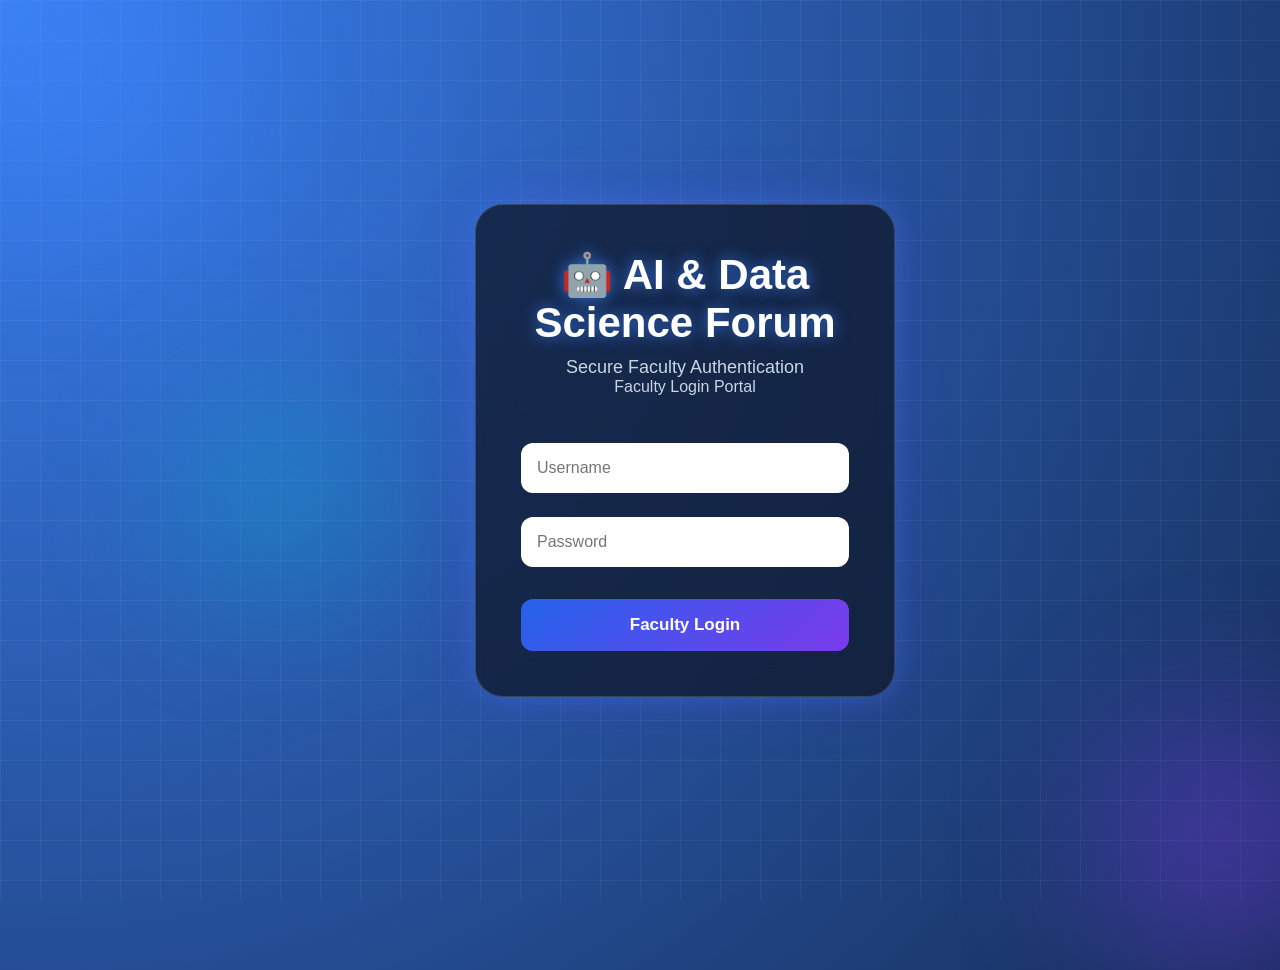
<file: index.html>
<!DOCTYPE html>
<html lang="en">
<head>
<meta charset="UTF-8">
<meta name="viewport" content="width=device-width, initial-scale=1.0">

<title>Faculty Login | AI & Data Science Forum</title>

<style>

*{
margin:0;
padding:0;
box-sizing:border-box;
font-family:Arial,sans-serif;
}

body{

height:100vh;

display:flex;

justify-content:center;

align-items:center;

min-height: 100vh;
margin: 0;

background:
radial-gradient(circle at top left,#3B82F6 0%,transparent 35%),
radial-gradient(circle at bottom right,#7C3AED 0%,transparent 35%),
linear-gradient(135deg,#050816,#0F172A,#111827);
position:relative;
background-size:400% 400%;

animation:bgMove 10s infinite alternate;

overflow:hidden;

}

@keyframes bgMove{

0%{background-position:left;}

100%{background-position:right;}

}

.login-box{
transform:translateX(35px);
margin:auto;
left:10px;
position:relative;
z-index:10;
width:420px;
padding:45px;
border-radius:28px;

background:rgba(15,23,42,.75);
backdrop-filter:blur(18px);
-webkit-backdrop-filter:blur(18px);

border:1px solid rgba(255,255,255,.15);

box-shadow:
0 0 30px rgba(59,130,246,.35),
0 0 60px rgba(124,58,237,.18);

transition:.4s;
margin:auto;
}

.login-box:hover{
transform:translateY(-6px);
box-shadow:
0 0 45px rgba(59,130,246,.55),
0 0 90px rgba(124,58,237,.35);
}

h1{

    color:#ffffff;
    text-align:center;
    font-size:42px;
    font-weight:700;
    text-shadow:0 0 15px rgba(59,130,246,.8);
    margin-bottom:10px;
}

p{
    color:#dbeafe;
    text-align:center;
}


.subtitle{

margin-bottom:35px;

color:#CBD5E1;

}

input{

width:100%;

padding:16px;

margin:12px 0;

border:none;

border-radius:12px;

font-size:16px;

}

button{

width:100%;

padding:16px;

margin-top:20px;

border:none;

border-radius:12px;

background:linear-gradient(135deg,#2563EB,#7C3AED);

color:white;

font-size:17px;

font-weight:bold;

cursor:pointer;

transition:.3s;

}

button:hover{

transform:translateY(-4px);

}
.bg-circle{
position:absolute;
border-radius:50%;
filter:blur(80px);
opacity:.45;
animation:float 8s ease-in-out infinite;
}

.c1{
width:300px;
height:300px;
background:#3B82F6;
top:-80px;
left:-80px;
}

.c2{
width:250px;
height:250px;
background:#7C3AED;
right:-70px;
bottom:-70px;
animation-delay:2s;
}

.c3{
width:180px;
height:180px;
background:#06B6D4;
top:45%;
left:15%;
animation-delay:4s;
}

@keyframes float{
0%{transform:translateY(0px);}
50%{transform:translateY(-30px);}
100%{transform:translateY(0px);}
}

.login-box{
    
position:relative;
z-index:10;
}
body::before{
content:"";
position:fixed;
top:0;
left:0;
width:100%;
height:100%;

background-image:
linear-gradient(rgba(255,255,255,.05) 1px, transparent 1px),
linear-gradient(90deg, rgba(255,255,255,.05) 1px, transparent 1px);

background-size:40px 40px;

animation:gridMove 10s linear infinite;

pointer-events:none;
}

@keyframes gridMove{
from{
transform:translateY(0);
}
to{
transform:translateY(40px);
}
}
</style>

</head>

<body>

<div class="bg-circle c1"></div>
<div class="bg-circle c2"></div>
<div class="bg-circle c3"></div>

<div class="login-box">

<h1>🤖 AI & Data Science Forum</h1>

<p style="font-size:18px;color:#cbd5e1;">
Secure Faculty Authentication
</p>

<p class="subtitle">

Faculty Login Portal

</p>

<input type="text" id="username" placeholder="Username" onkeypress="enterLogin(event)">

<input type="password" id="password" placeholder="Password" onkeypress="enterLogin(event)">

<button onclick="login()">

Faculty Login

</button>

</div>

<script>

function login(){

let user=document.getElementById("username").value;

let pass=document.getElementById("password").value;

if(user==="admin" && pass==="1234"){

window.location="dashboard.html";

}

else{

alert("Invalid Username or Password");

}

}
function enterLogin(event){
    if(event.key === "Enter"){
        login();
    }
}

</script>

</body>

</html>
</file>
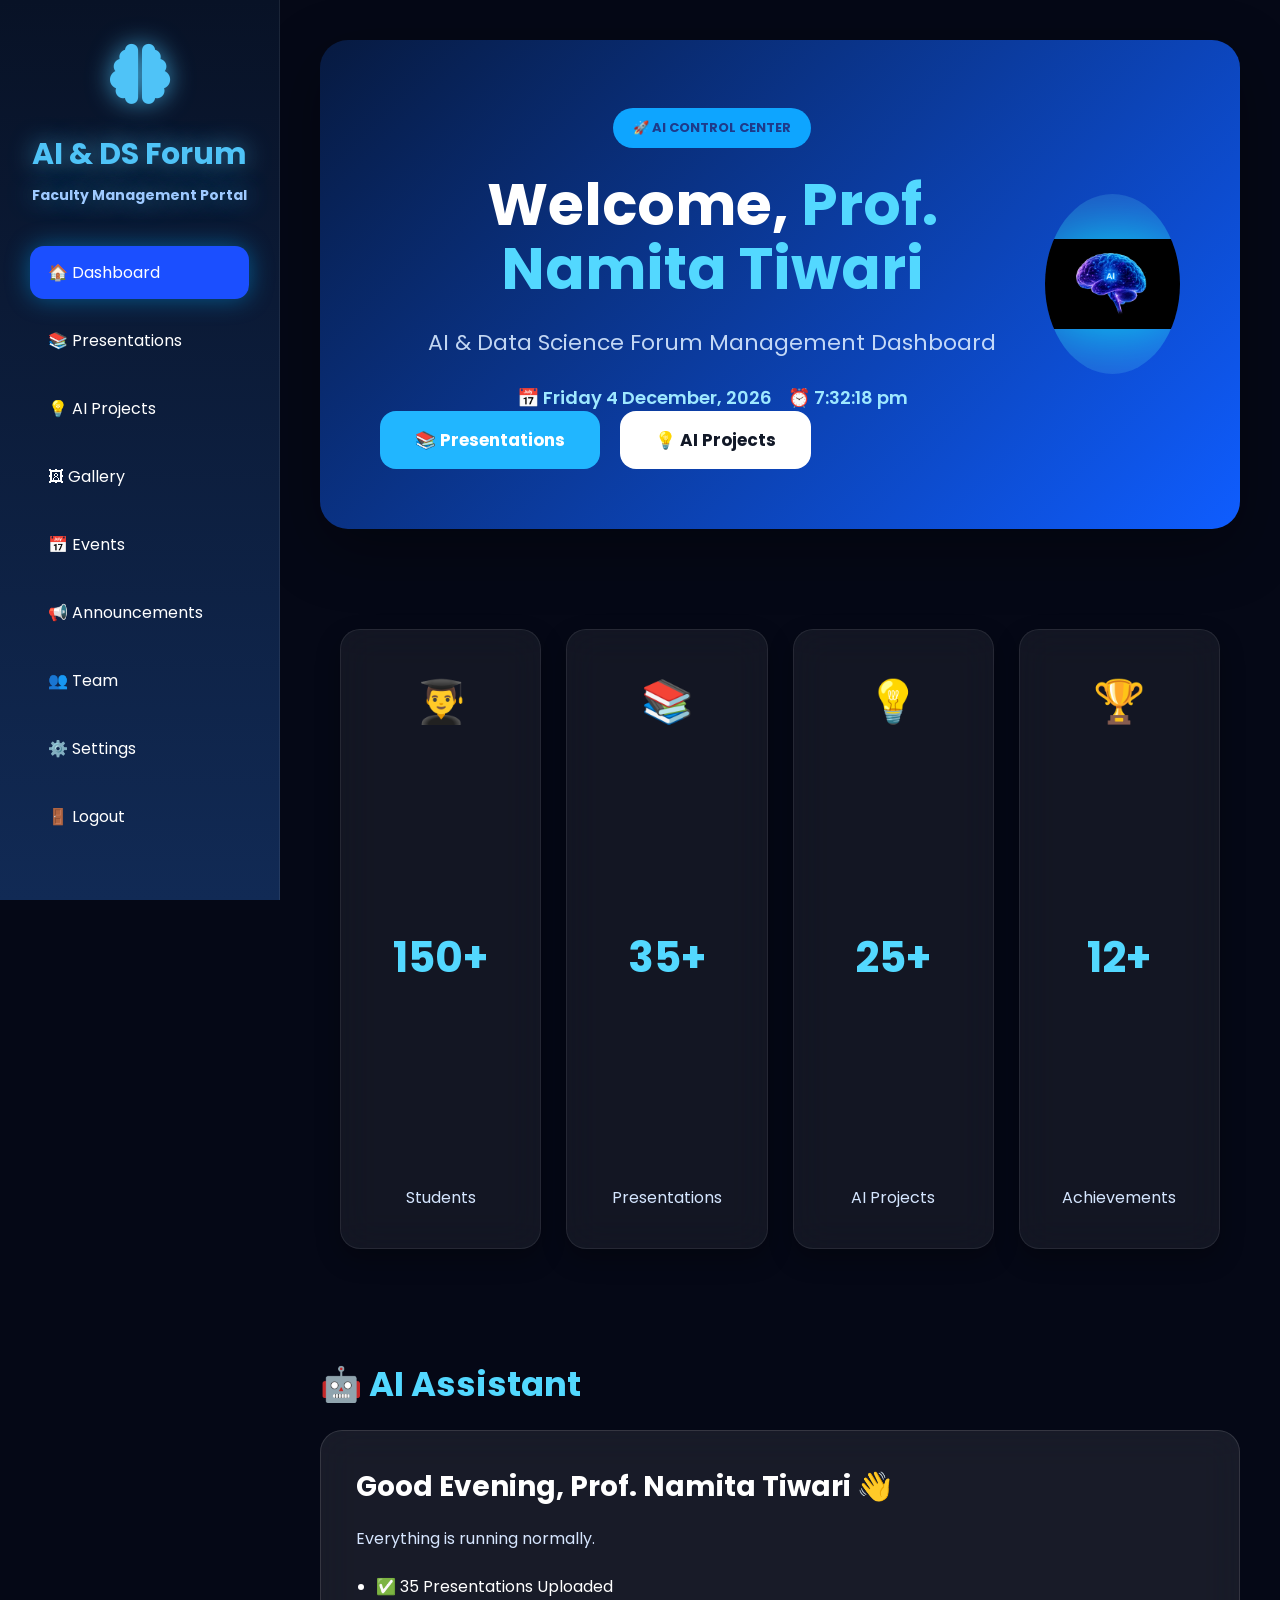
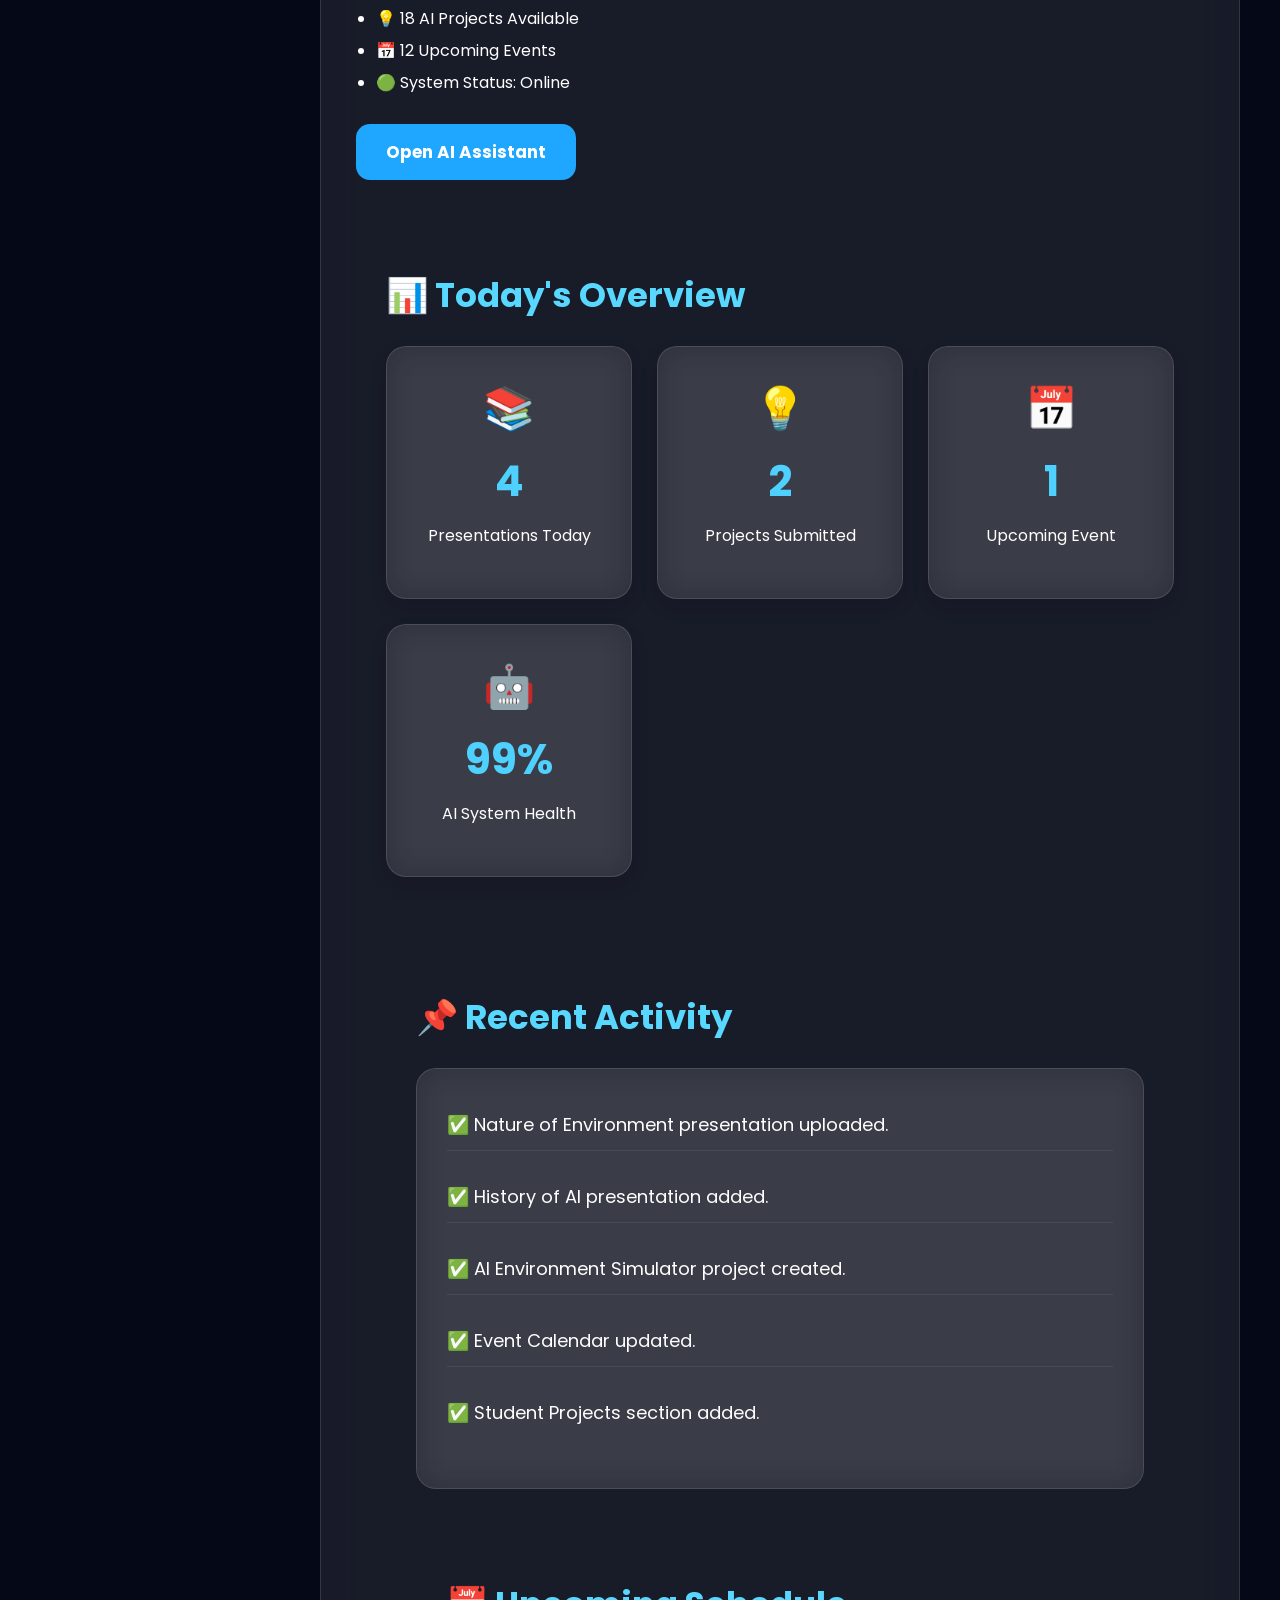
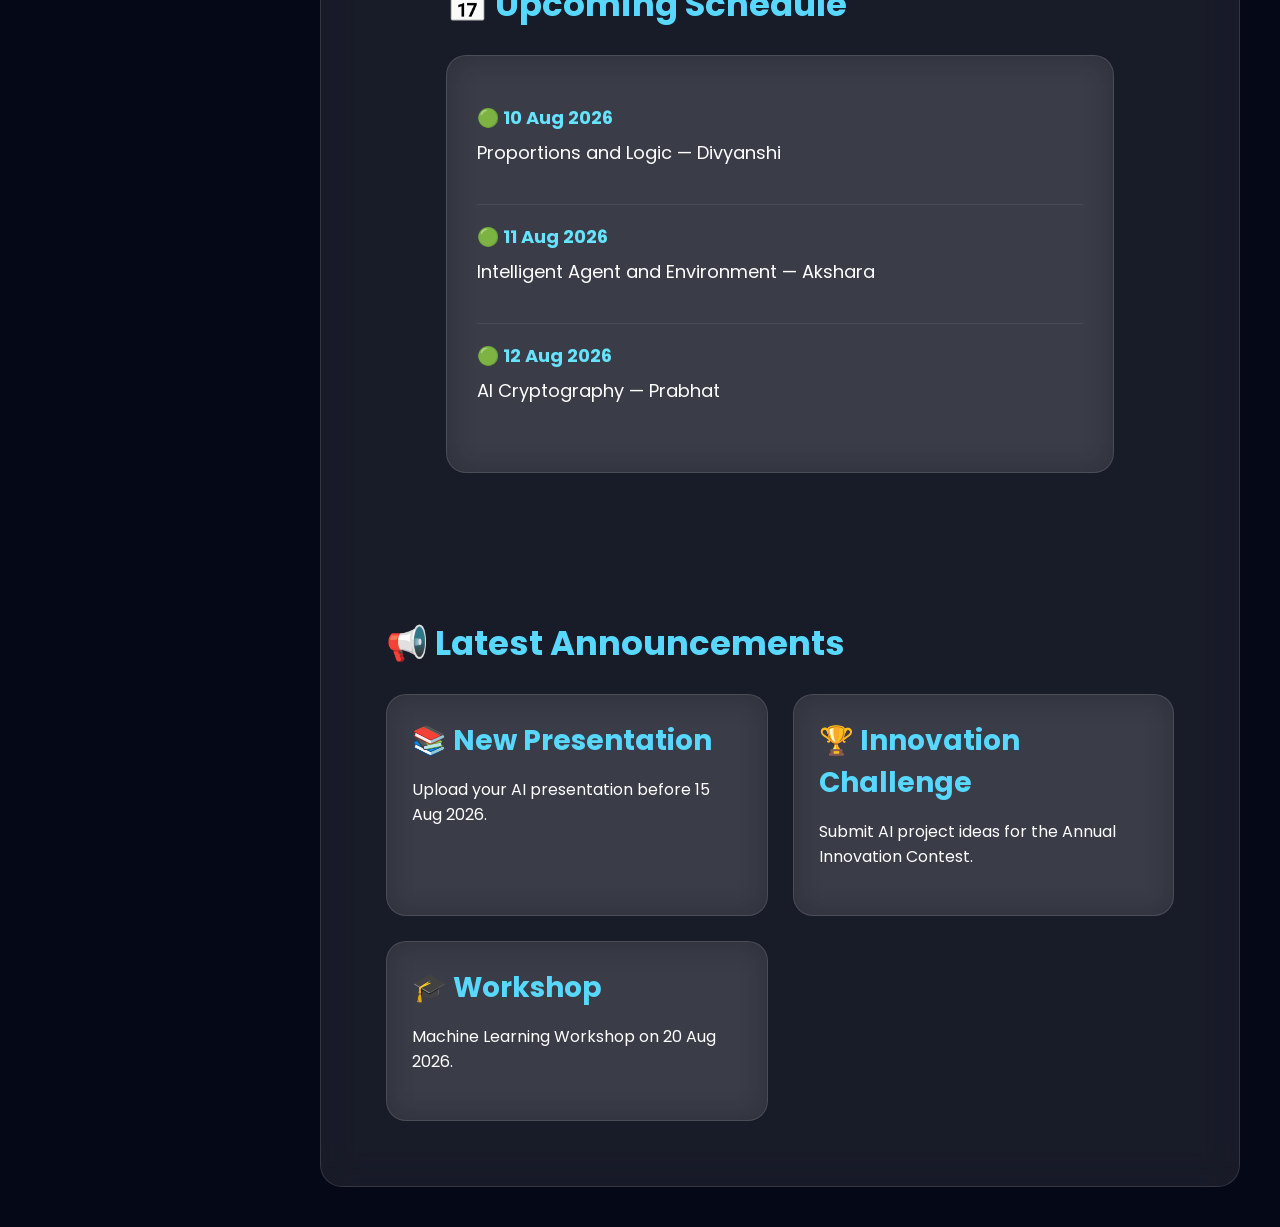
<file: dashboard.html>
<!DOCTYPE html>
<html lang="en">
<head>
<link rel="stylesheet" href="css/style.css">
<meta charset="UTF-8">
<meta name="viewport" content="width=device-width, initial-scale=1.0">
<title>Dashboard | AI & Data Science Forum</title>
<link rel="preconnect" href="https://fonts.googleapis.com">
<link rel="preconnect" href="https://fonts.gstatic.com" crossorigin>
<link href="https://fonts.googleapis.com/css2?family=Poppins:wght@300;400;500;600;700;800&display=swap" rel="stylesheet">
<link rel="stylesheet"
href="https://cdnjs.cloudflare.com/ajax/libs/font-awesome/6.7.2/css/all.min.css">
<style>

*{
    margin:0;
    padding:0;
    box-sizing:border-box;
    font-family:'Poppins', sans-serif;
}

body{
    display:flex;
    background:#050816;
    color:white;
}

/* Sidebar */

.sidebar{
    width:280px;
    height:100vh;
    position:fixed;
    left:0;
    top:0;
    padding:30px;
    background:linear-gradient(180deg,#081226,#112a55);
    border-right:1px solid rgba(255,255,255,.08);
}

.logo{
    font-size:60px;
    color:#4FC3F7;
    text-shadow:0 0 25px rgba(79,195,247,.7);
    text-align:center;
    margin-bottom:40px;
}

.logo h2{
    margin-top:12px;
    font-size:30px;
}

.logo p{
    color:#9ec9ff;
    margin-top:8px;
    font-size:14px;
}

nav{
    display:flex;
    flex-direction:column;
    gap:15px;
}

nav a{
    text-decoration:none;
    color:white;
    padding:14px 18px;
    border-radius:14px;
    transition:.35s;
}

nav a:hover,
nav .active{
    background:#1b4fff;
    box-shadow:0 0 25px rgba(0,170,255,.45);
}

/* Main */

.main{
    margin-left:280px;
    width:calc(100% - 280px);
    padding:40px;
}

/* Hero */

.hero{
    background:linear-gradient(135deg,#071a40,#0f5dff);
    border-radius:28px;
    padding:60px;
    display:flex;
    justify-content:space-between;
    align-items:center;
    box-shadow:0 20px 60px rgba(0,0,0,.35);
}

.badge{
    display:inline-block;
    padding:10px 20px;
    border-radius:30px;
    background:#0ea5ff;
    font-weight:bold;
    margin-bottom:25px;
}

.hero h1{
    font-size:58px;
    line-height:1.1;
}

.hero h1 span{
    color:#53d8ff;
}

.hero p{
    margin:25px 0;
    font-size:22px;
    color:#d7e9ff;
}

.buttons{
    display:flex;
    gap:20px;
}

.buttons button{
    border:none;
    padding:16px 35px;
    border-radius:16px;
    cursor:pointer;
    font-size:17px;
    font-weight:bold;
}

.buttons button:first-child{
    background:#21b6ff;
    color:white;
}

.buttons button:last-child{
    background:white;
    color:#111827;
}

.hero-image{
    width:180px;
    height:180px;
    border-radius:50%;
    display:flex;
    justify-content:center;
    align-items:center;
    font-size:100px;
    background:rgba(255,255,255,.08);
}
.stats{
display:grid;
grid-template-columns:repeat(4,1fr);
gap:25px;
margin-top:40px;
background:transparent;
}

.card{
background:rgba(255,255,255,.06);
backdrop-filter:blur(18px);
border:1px solid rgba(255,255,255,.08);
border-radius:20px;
padding:30px;
text-align:center;
transition:.35s;
}

.card h2{
font-size:42px;
margin-bottom:15px;
}

.card h1{
font-size:42px;
margin-bottom:10px;
color:#53d8ff;
}

.card p{
color:#d5e6ff;
}

.card:hover{
transform:translateY(-8px) scale(1.03);
box-shadow:0 15px 45px rgba(0,170,255,.35);
}
.assistant{
margin-top:50px;
}

.assistant h2{
font-size:34px;
margin-bottom:20px;
color:#53d8ff;
}

.assistant-box{
background:rgba(255,255,255,.08);
backdrop-filter:blur(18px);
padding:35px;
border-radius:22px;
border:1px solid rgba(255,255,255,.12);
}

.assistant-box h3{
font-size:28px;
margin-bottom:18px;
}

.assistant-box p{
color:#d6e6ff;
margin-bottom:20px;
}

.assistant-box ul{
margin-left:20px;
line-height:2;
color:white;
}

.assistant-box button{
margin-top:25px;
padding:15px 30px;
border:none;
border-radius:14px;
background:#1fa7ff;
color:white;
font-size:17px;
cursor:pointer;
font-weight:bold;
transition:.3s;
}

.assistant-box button:hover{
transform:translateY(-4px);
box-shadow:0 12px 30px rgba(0,170,255,.45);
}
.overview{
margin-top:60px;
}

.overview h2{
font-size:34px;
color:#58d8ff;
margin-bottom:25px;
}

.overview-grid{
display:grid;
grid-template-columns:repeat(auto-fit,minmax(220px,1fr));
gap:25px;
}

.overview-card{
background:rgba(255,255,255,.08);
padding:30px;
border-radius:20px;
text-align:center;
border:1px solid rgba(255,255,255,.12);
transition:.35s;
backdrop-filter:blur(16px);
}

.overview-card:hover{
transform:translateY(-8px);
box-shadow:0 20px 45px rgba(0,170,255,.35);
}

.overview-card h3{
font-size:42px;
margin-bottom:10px;
}

.overview-card h1{
font-size:42px;
color:#4fd1ff;
margin:10px 0;
}

.overview-card p{
color:#ffffff;
font-size:16px;
}
.activity{
margin-top:60px;
grid-column:1/-1;
}

.activity h2{
font-size:34px;
color:#58d8ff;
margin-bottom:25px;
}

.activity-card{
width:100%;
background:rgba(255,255,255,.08);
padding:30px;
border-radius:20px;
border:1px solid rgba(255,255,255,.12);
backdrop-filter:blur(16px);
}

.activity-card p{
font-size:18px;
color:white;
padding:12px 0;
border-bottom:1px solid rgba(255,255,255,.08);
}

.activity-card p:last-child{
border:none;
}
.schedule{
margin-top:60px;
grid-column:1/-1;
}

.schedule h2{
font-size:34px;
color:#58d8ff;
margin-bottom:25px;
}

.schedule-card{
background:rgba(255,255,255,.08);
padding:30px;
border-radius:20px;
border:1px solid rgba(255,255,255,.12);
backdrop-filter:blur(16px);
}

.schedule-item{
padding:18px 0;
border-bottom:1px solid rgba(255,255,255,.08);
}

.schedule-item:last-child{
border:none;
}

.schedule-item span{
color:#66e3ff;
font-weight:700;
font-size:18px;
}

.schedule-item p{
color:white;
margin-top:8px;
font-size:18px;
}
.announcements{
margin-top:60px;
grid-column:1/-1;
}

.announcements h2{
font-size:34px;
color:#58d8ff;
margin-bottom:25px;
}

.announcement-grid{
display:grid;
grid-template-columns:repeat(auto-fit,minmax(280px,1fr));
gap:25px;
}

.announcement-card{
background:rgba(255,255,255,.08);
padding:25px;
border-radius:20px;
border:1px solid rgba(255,255,255,.12);
backdrop-filter:blur(16px);
transition:.3s;
}

.announcement-card:hover{
transform:translateY(-8px);
box-shadow:0 15px 35px rgba(59,130,246,.35);
}

.announcement-card h3{
color:#58d8ff;
margin-bottom:15px;
}

.announcement-card p{
color:white;
line-height:1.6;
}
.live-time{
margin-top:20px;
font-size:18px;
color:#9ee8ff;
font-weight:600;
}
.hero-image{
    display:flex;
    justify-content:center;
    align-items:center;
    overflow:hidden;
}

.hero-image img{
    width:420px;
    max-width:100%;
    height:auto;
    object-fit:contain;
    animation:float 4s ease-in-out infinite;
    filter:drop-shadow(0 0 35px rgba(0,255,255,.8));
}


@keyframes float{
    0%,100%{transform:translateY(0);}
    50%{transform:translateY(-15px);}
}

</style>

</head>

<body>
<div class="sidebar">

<div class="logo">
    <i class="fas fa-brain"></i>
    <h2>AI & DS Forum</h2>
    <p>Faculty Management Portal</p>
</div>

<nav>
    <a href="dashboard.html" class="active">🏠 Dashboard</a>
    <a href="presentations.html">📚 Presentations</a>
    <a href="projects.html">💡 AI Projects</a>
    <a href="gallery.html">🖼 Gallery</a>
    <a href="events.html">📅 Events</a>
    <a href="announcements.html">📢 Announcements</a>
    <a href="team.html">👥 Team</a>
    <a href="settings.html">⚙️ Settings</a>
    <a href="index.html">🚪 Logout</a>
</nav>


</div>

<div class="main">

<header class="hero">
    <div class="hero-content">
        <span class="badge">🚀 AI CONTROL CENTER</span>

        <h1>
            Welcome,
            <span>Prof. Namita Tiwari</span>
        </h1>

        <p>
            AI & Data Science Forum Management Dashboard
        </p>
        
        <div class="live-time" id="liveTime"></div>

        <div class="buttons">
            <button>📚 Presentations</button>
            <button>💡 AI Projects</button>
        </div>
    </div>

    <div class="hero-image">
    <img src="assets/images/ai-brain.jpeg" alt="AI Brain">
</div>
</header>

<section class="stats">

    <div class="card">
        <h2>👨‍🎓</h2>
        <h1>150+</h1>
        <p>Students</p>
    </div>

    <div class="card">
        <h2>📚</h2>
        <h1>35+</h1>
        <p>Presentations</p>
    </div>

    <div class="card">
        <h2>💡</h2>
        <h1>25+</h1>
        <p>AI Projects</p>
    </div>

    <div class="card">
        <h2>🏆</h2>
        <h1>12+</h1>
        <p>Achievements</p>
    </div>

</section>

<section class="assistant">

<h2>🤖 AI Assistant</h2>

<div class="assistant-box">

<h3>Good Evening, Prof. Namita Tiwari 👋</h3>

<p>
Everything is running normally.
</p>

<ul>
<li>✅ 35 Presentations Uploaded</li>
<li>💡 18 AI Projects Available</li>
<li>📅 12 Upcoming Events</li>
<li>🟢 System Status: Online</li>
</ul>

<button>Open AI Assistant</button>

<section class="overview">

<h2>📊 Today's Overview</h2>

<div class="overview-grid">

<div class="overview-card">
<h3>📚</h3>
<h1>4</h1>
<p>Presentations Today</p>
</div>

<div class="overview-card">
<h3>💡</h3>
<h1>2</h1>
<p>Projects Submitted</p>
</div>

<div class="overview-card">
<h3>📅</h3>
<h1>1</h1>
<p>Upcoming Event</p>
</div>

<div class="overview-card">
<h3>🤖</h3>
<h1>99%</h1>
<p>AI System Health</p>
</div>
<section class="activity">

<h2>📌 Recent Activity</h2>

<div class="activity-card">
<p>✅ Nature of Environment presentation uploaded.</p>
<p>✅ History of AI presentation added.</p>
<p>✅ AI Environment Simulator project created.</p>
<p>✅ Event Calendar updated.</p>
<p>✅ Student Projects section added.</p>
</div>

<section class="schedule">

<h2>📅 Upcoming Schedule</h2>

<div class="schedule-card">

<div class="schedule-item">
<span>🟢 10 Aug 2026</span>
<p>Proportions and Logic — Divyanshi</p>
</div>

<div class="schedule-item">
<span>🟢 11 Aug 2026</span>
<p>Intelligent Agent and Environment — Akshara</p>
</div>

<div class="schedule-item">
<span>🟢 12 Aug 2026</span>
<p>AI Cryptography — Prabhat</p>
</div>

</div>

</section>

</section>
<section class="announcements">

<h2>📢 Latest Announcements</h2>

<div class="announcement-grid">

<div class="announcement-card">
<h3>📚 New Presentation</h3>
<p>Upload your AI presentation before 15 Aug 2026.</p>
</div>

<div class="announcement-card">
<h3>🏆 Innovation Challenge</h3>
<p>Submit AI project ideas for the Annual Innovation Contest.</p>
</div>

<div class="announcement-card">
<h3>🎓 Workshop</h3>
<p>Machine Learning Workshop on 20 Aug 2026.</p>
</div>

</div>

</section>
</div>

</section>

</div>

</section>

</div>

<script>
function updateTime(){
const now = new Date();

const options = {
weekday:"long",
year:"numeric",
month:"long",
day:"numeric"
};

const date = now.toLocaleDateString("en-IN", options);
const time = now.toLocaleTimeString("en-IN");

document.getElementById("liveTime").innerHTML =
"📅 " + date + " &nbsp;&nbsp; ⏰ " + time;
}

updateTime();
setInterval(updateTime,1000);
</script>










   
</body>
</html>
</file>
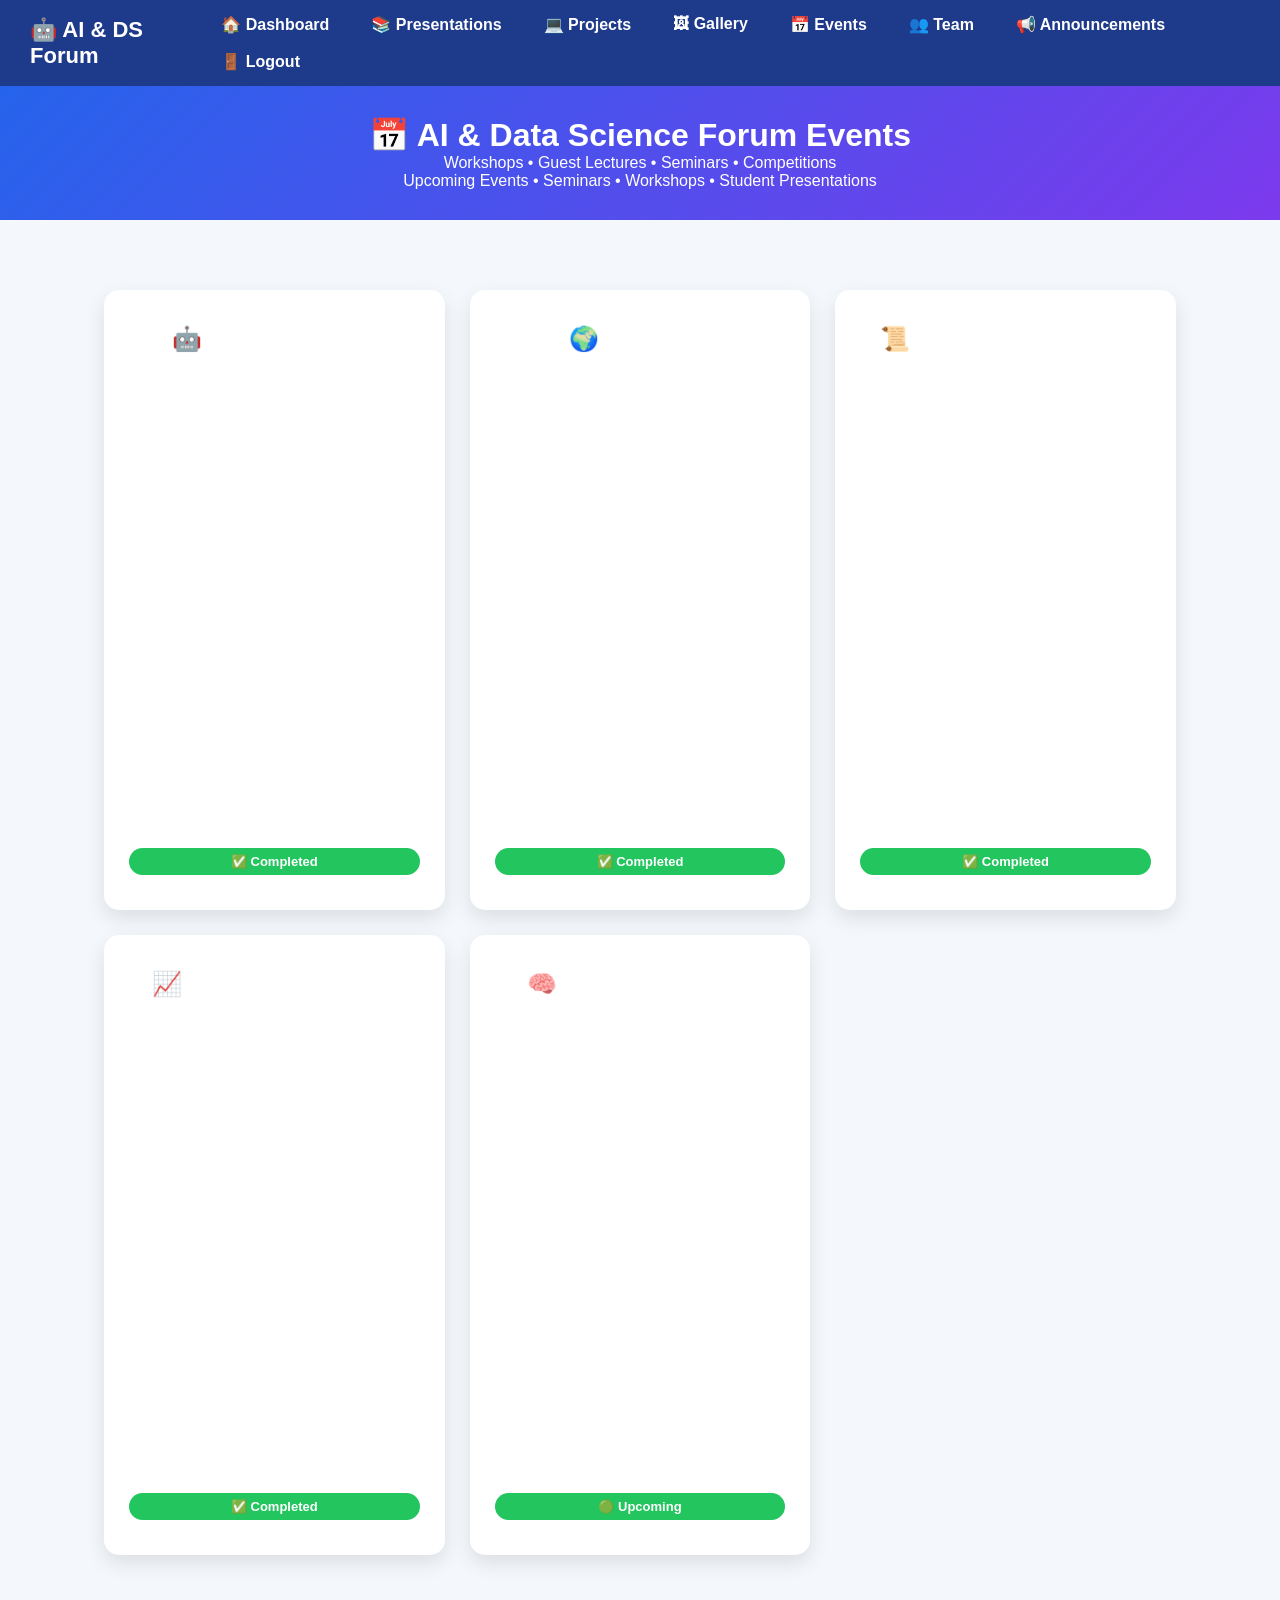
<file: events.html>
<!DOCTYPE html>
<html lang="en">
<head>
<link rel="stylesheet" href="css/style.css">
<meta charset="UTF-8">
<meta name="viewport" content="width=device-width, initial-scale=1.0">
<title>Events | AI & Data Science Forum</title>

<style>

*{
margin:0;
padding:0;
box-sizing:border-box;
font-family:Arial,sans-serif;
}

body{
background:#f4f7fc;
}

.navbar{
display:flex;
justify-content:space-between;
align-items:center;
background:#1E3A8A;
padding:15px 30px;
}

.logo{
color:white;
font-size:22px;
font-weight:bold;
}

.nav-links{
display:flex;
gap:18px;
flex-wrap:wrap;
}

.nav-links a{
color:white;
text-decoration:none;
font-weight:bold;
}

.nav-links a:hover{
color:#FFD700;
}

header{
background:linear-gradient(135deg,#2563EB,#7C3AED);
color:white;
text-align:center;
padding:30px;
}

.container{
width:90%;
margin:30px auto;
display:grid;
grid-template-columns:repeat(auto-fit,minmax(320px,1fr));
gap:25px;
}

.card{
background:white;
padding:25px;
border-radius:15px;
box-shadow:0 8px 20px rgba(0,0,0,.1);
transition:.3s;
}

.card:hover{
transform:translateY(-8px);
}

.status{
display:inline-block;
padding:6px 12px;
border-radius:20px;
font-weight:bold;
background:#22C55E;
color:white;
margin-top:10px;
}

.btn{
display:inline-block;
margin-top:20px;
padding:10px 18px;
background:#2563EB;
color:white;
text-decoration:none;
border-radius:8px;
}

.btn:hover{
background:#7C3AED;
}

</style>

</head>

<body>
    <nav class="navbar">

<div class="logo">
🤖 AI & DS Forum
</div>

<div class="nav-links">

<a href="dashboard.html">🏠 Dashboard</a>

<a href="presentations.html">📚 Presentations</a>

<a href="projects.html">💻 Projects</a>

<a href="gallery.html">🖼 Gallery</a>

<a href="events.html">📅 Events</a>

<a href="team.html">👥 Team</a>

<a href="announcements.html">📢 Announcements</a>

<a href="login.html">🚪 Logout</a>

</div>

</nav>

<header>

<h1>📅 AI & Data Science Forum Events</h1>

<p>Workshops • Guest Lectures • Seminars • Competitions</p>

<p>Upcoming Events • Seminars • Workshops • Student Presentations</p>

</header>
<div class="container">

<div class="card">
<h2>🤖 What is AI & AI Agents</h2>

<p><b>Presenter:</b> Anshika Soni</p>

<p><b>Date:</b> 30 July 2026</p>

<p><b>Time:</b> 11:00 AM – 12:00 PM</p>

<p><b>Venue:</b> Classroom</p>

<span class="status">✅ Completed</span>
</div>


<div class="card">
<h2>🌍 Nature of Environment & Problem Formulation</h2>

<p><b>Presenter:</b> Anshuman Tiwari</p>

<p><b>Date:</b> 31 July 2026</p>

<p><b>Time:</b> 11:00 AM – 12:00 PM</p>

<p><b>Venue:</b> Classroom</p>

<span class="status">✅ Completed</span>
</div>


<div class="card">
<h2>📜 History of Artificial Intelligence</h2>

<p><b>Presenter:</b> Prateek Mishra</p>

<p><b>Date:</b> 3 August 2026</p>

<p><b>Time:</b> 11:00 AM – 12:00 PM</p>

<p><b>Venue:</b> Classroom</p>

<span class="status">✅ Completed</span>
</div>


<div class="card">
<h2>📈 Convexity in ML & Proposition in AI</h2>

<p><b>Presenter:</b> Ayush Kumar Rawat</p>

<p><b>Date:</b> 5 August 2026</p>

<p><b>Time:</b> 11:00 AM – 12:00 PM</p>

<p><b>Venue:</b> Classroom</p>

<span class="status">✅ Completed</span>
</div>


<div class="card">
<h2>🧠 Problem Solving Agents</h2>

<p><b>Presenter:</b> Sonam Kushwaha</p>

<p><b>Date:</b> 6 August 2026</p>

<p><b>Time:</b> 11:00 AM – 12:00 PM</p>

<p><b>Venue:</b> Classroom</p>

<span class="status">🟢 Upcoming</span>
</div>

</div>
</body>
</html>
</file>
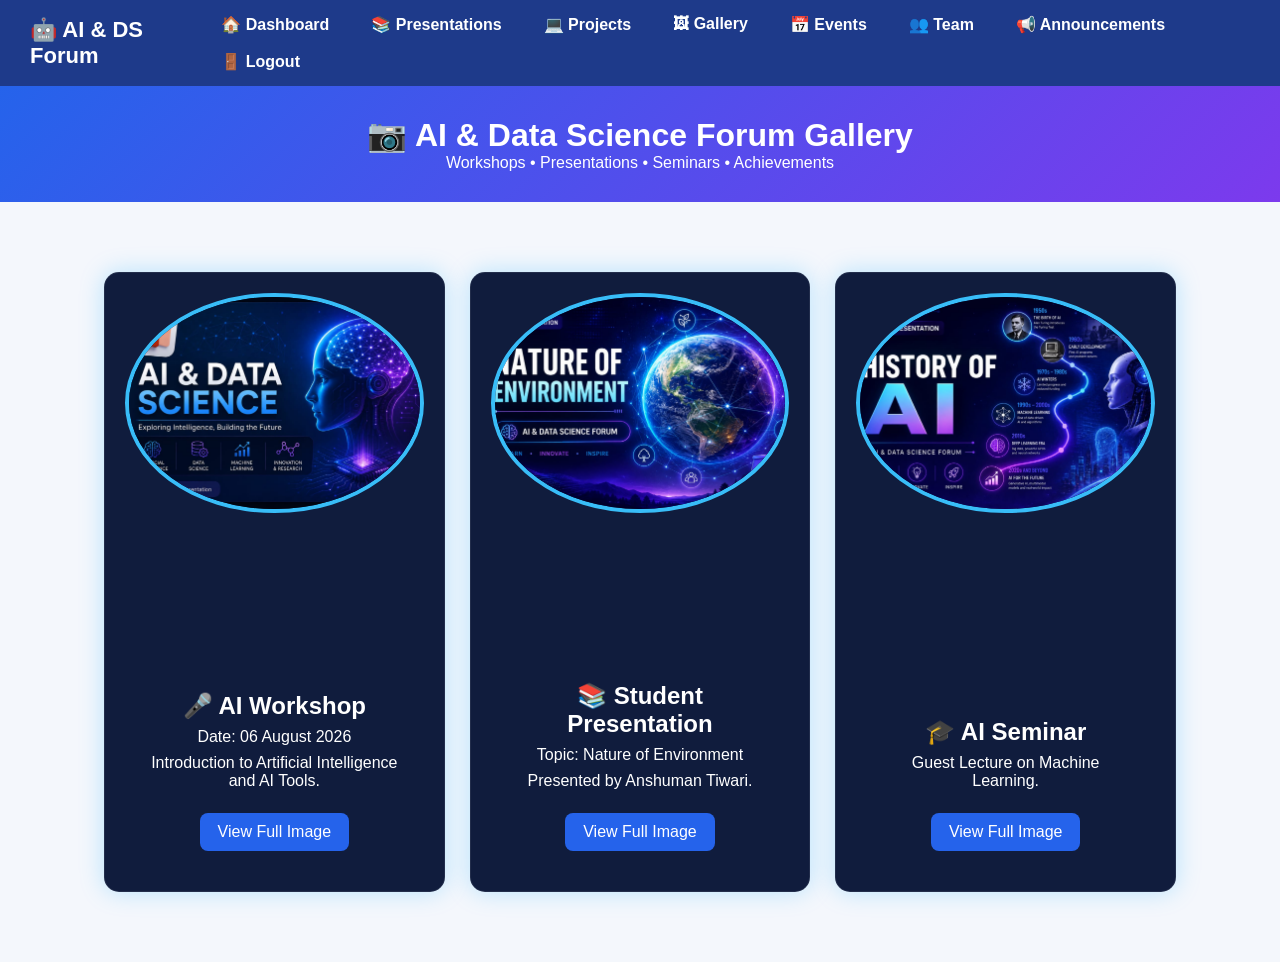
<file: gallery.html>
<!DOCTYPE html>
<html lang="en">
<head>
<link rel="stylesheet" href="css/style.css">
<meta charset="UTF-8">
<meta name="viewport" content="width=device-width, initial-scale=1.0">
<title>Gallery | AI & Data Science Forum</title>

<style>

*{
margin:0;
padding:0;
box-sizing:border-box;
font-family:Arial,sans-serif;
}

body{
background:#f4f7fc;
}

.navbar{
display:flex;
justify-content:space-between;
align-items:center;
background:#1E3A8A;
padding:15px 30px;
}

.logo{
color:white;
font-size:22px;
font-weight:bold;
}

.nav-links{
display:flex;
gap:18px;
flex-wrap:wrap;
}

.nav-links a{
color:white;
text-decoration:none;
font-weight:bold;
}

.nav-links a:hover{
color:#FFD700;
}

header{
background:linear-gradient(135deg,#2563EB,#7C3AED);
color:white;
text-align:center;
padding:30px;
}

.container{
width:90%;
margin:30px auto;
display:grid;
grid-template-columns:repeat(auto-fit,minmax(280px,1fr));
gap:25px;
}

.card{
background:#101c3d;
border-radius:15px;
overflow:hidden;
box-shadow:0 0 25px rgba(0,170,255,.25);
border:1px solid rgba(255,255,255,.08);
transition:.3s;
}

.card:hover{
transform:translateY(-8px);
box-shadow:0 0 35px rgba(0,170,255,.45);
}

.card img{
width:100%;
height:220px;
object-fit:cover;
}

.card-content{
padding:20px;
}

.btn{
display:inline-block;
margin-top:15px;
padding:10px 18px;
background:#2563EB;
color:white;
text-decoration:none;
border-radius:8px;
}

.btn:hover{
background:#7C3AED;
}

</style>

</head>

<body>
    <nav class="navbar">

<div class="logo">
🤖 AI & DS Forum
</div>

<div class="nav-links">

<a href="dashboard.html">🏠 Dashboard</a>

<a href="presentations.html">📚 Presentations</a>

<a href="projects.html">💻 Projects</a>

<a href="gallery.html">🖼 Gallery</a>

<a href="events.html">📅 Events</a>

<a href="team.html">👥 Team</a>

<a href="announcements.html">📢 Announcements</a>

<a href="login.html">🚪 Logout</a>

</div>

</nav>

<header>

<h1>📷 AI & Data Science Forum Gallery</h1>

<p>Workshops • Presentations • Seminars • Achievements</p>

</header>
<div class="container">

<div class="card">
<img src="assets/images/ppt-thumbnail.png" alt="Workshop">

<div class="card-content">

<h2>🎤 AI Workshop</h2>

<p>Date: 06 August 2026</p>

<p>Introduction to Artificial Intelligence and AI Tools.</p>

<a href="assets/images/ppt-thumbnail.png" target="_blank" class="btn">View Full Image</a>

</div>
</div>

<div class="card">
<img src="assets/images/nature-environment-thumbnail.png" alt="Presentation">

<div class="card-content">

<h2>📚 Student Presentation</h2>

<p>Topic: Nature of Environment</p>

<p>Presented by Anshuman Tiwari.</p>

<a href="assets/images/nature-environment-thumbnail.png" target="_blank" class="btn">View Full Image</a>

</div>
</div>

<div class="card">
<img src="assets/images/history-ai-thumbnail.jpeg" alt="Seminar">

<div class="card-content">

<h2>🎓 AI Seminar</h2>

<p>Guest Lecture on Machine Learning.</p>

<a href="assets/images/history-ai-thumbnail.jpeg" target="_blank" class="btn">View Full Image</a>

</div>
</div>

</div>
</body>
</html>
</file>
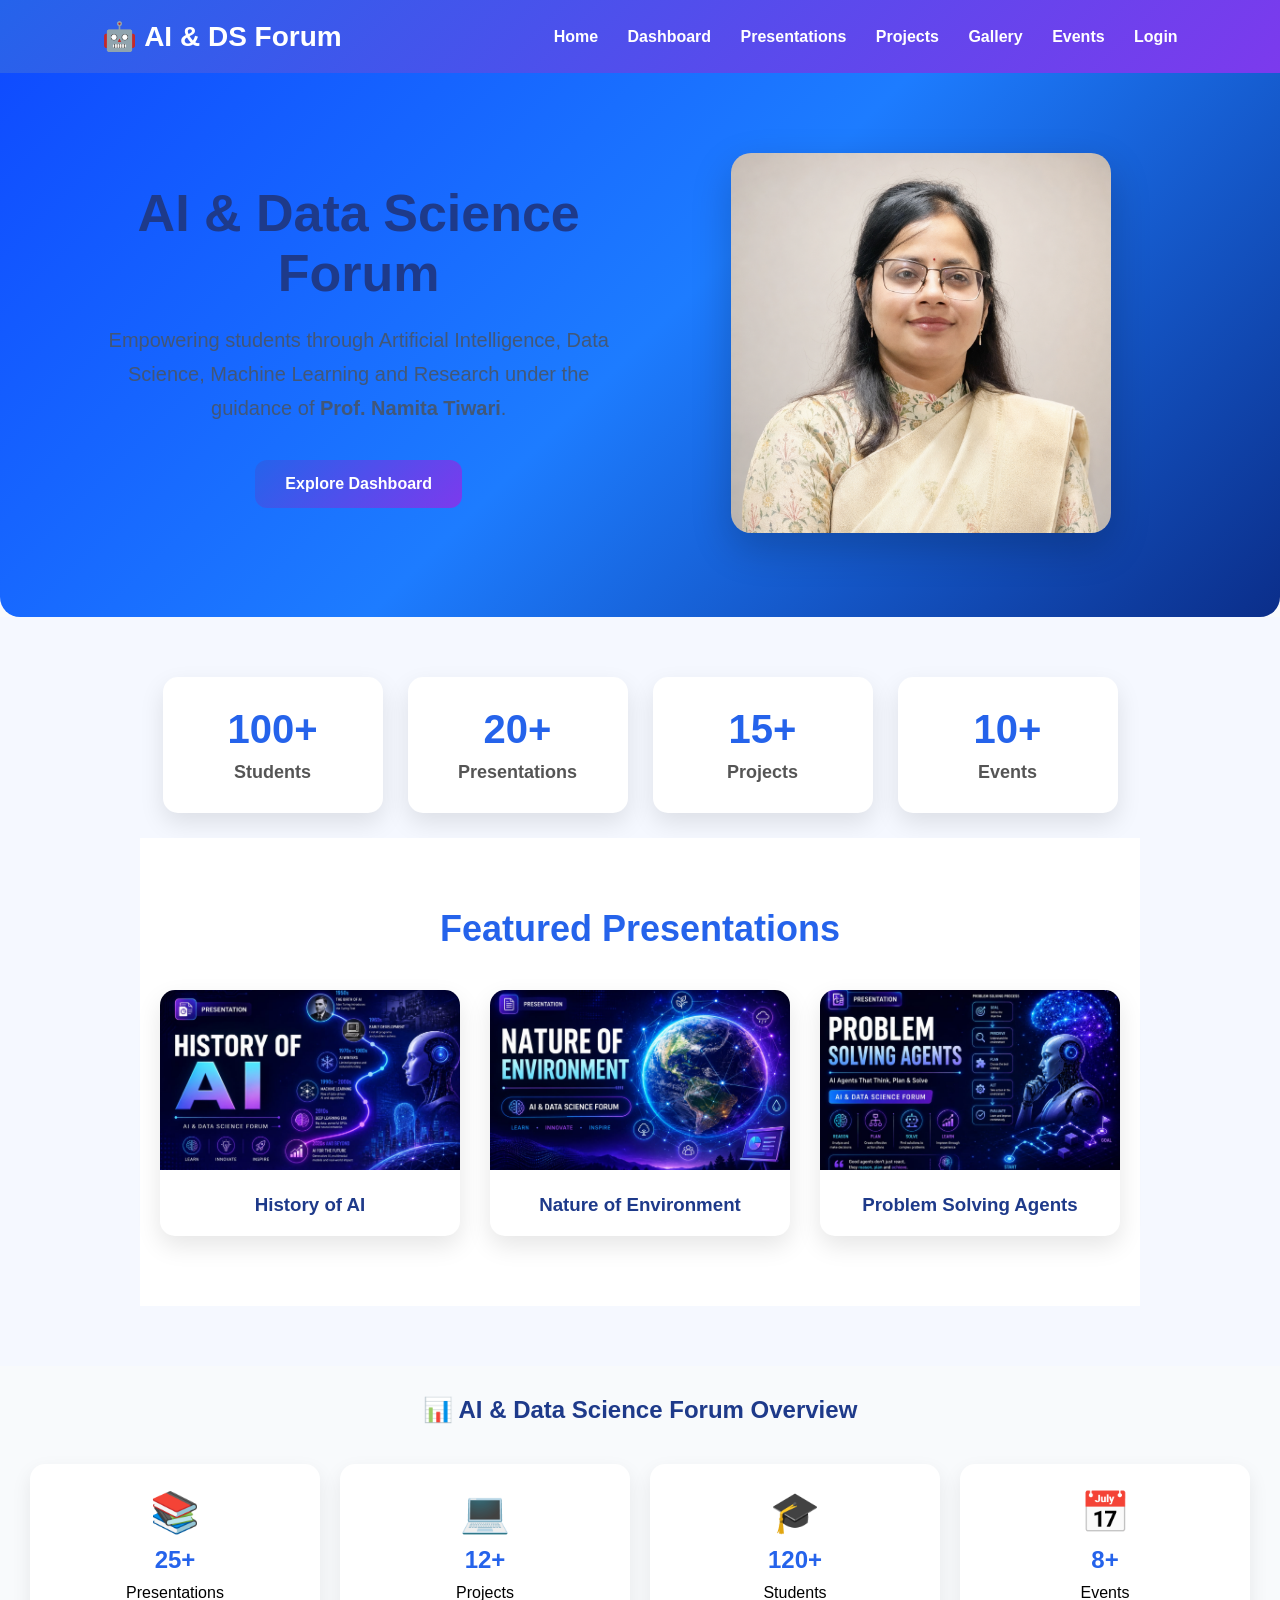
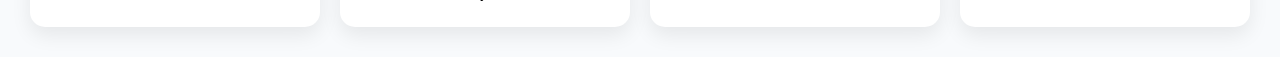
<file: home.html>
<!DOCTYPE html>
<html lang="en">

<head>

<meta charset="UTF-8">

<meta name="viewport" content="width=device-width, initial-scale=1.0">

<title>AI & Data Science Forum</title>

<link rel="stylesheet" href="css/style.css">

<style>

*{
margin:0;
padding:0;
box-sizing:border-box;
font-family:Arial,sans-serif;
}

body{
background:#F8FAFC;
}

header{
background:linear-gradient(135deg,#2563EB,#7C3AED);
padding:20px 8%;
display:flex;
justify-content:space-between;
align-items:center;
color:white;
box-shadow:0 10px 30px rgba(37,99,235,.3);
}

.logo{
font-size:28px;
font-weight:bold;
}

nav a{
color:white;
text-decoration:none;
margin-left:25px;
font-weight:600;
transition:.3s;
}

nav a:hover{
color:#FFD700;
}

.hero{
padding:80px 8%;
display:flex;
align-items:center;
justify-content:space-between;
gap:50px;
}

.hero-text{
flex:1;
}

.hero-text h1{
font-size:52px;
color:#1E3A8A;
margin-bottom:20px;
}

.hero-text p{
font-size:20px;
color:#475569;
margin-bottom:35px;
line-height:1.7;
}

.btn{
display:inline-block;
padding:15px 30px;
background:linear-gradient(135deg,#2563EB,#7C3AED);
color:white;
text-decoration:none;
border-radius:12px;
font-weight:bold;
transition:.3s;
}

.btn:hover{
transform:translateY(-5px);
box-shadow:0 10px 20px rgba(37,99,235,.3);
}

.hero-image{
flex:1;
text-align:center;
}

.hero-image img{
width:380px;
border-radius:20px;
box-shadow:0 15px 40px rgba(0,0,0,.2);
}

</style>

</head>

<body>
  <header>

<div class="logo">
🤖 AI & DS Forum
</div>

<nav>

<a href="index.html">Home</a>

<a href="dashboard.html">Dashboard</a>

<a href="presentations.html">Presentations</a>

<a href="projects.html">Projects</a>

<a href="gallery.html">Gallery</a>

<a href="events.html">Events</a>

<a href="login.html">Login</a>

</nav>

</header>

<section class="hero">

<div class="hero-text">

<h1>AI & Data Science Forum</h1>

<p>

Empowering students through Artificial Intelligence, Data Science, Machine Learning and Research under the guidance of <strong>Prof. Namita Tiwari</strong>.

</p>

<a href="dashboard.html" class="btn">Explore Dashboard</a>

</div>

<div class="hero-image">

<img src="assets/images/professor.jpg" alt="Prof. Namita Tiwari">

</div>

</section>
<section class="stats">
    <div class="stat-card">
        <h2>100+</h2>
        <p>Students</p>
    </div>

    <div class="stat-card">
        <h2>20+</h2>
        <p>Presentations</p>
    </div>

    <div class="stat-card">
        <h2>15+</h2>
        <p>Projects</p>
    </div>

    <div class="stat-card">
        <h2>10+</h2>
        <p>Events</p>
    </div>
    <section class="featured">
    <h2>Featured Presentations</h2>

    <div class="feature-grid">

        <div class="feature-card">
            <img src="assets/images/history-ai-thumbnail.jpeg" alt="">
            <h3>History of AI</h3>
        </div>

        <div class="feature-card">
            <img src="assets/images/nature-environment-thumbnail.png" alt="">
            <h3>Nature of Environment</h3>
        </div>

        <div class="feature-card">
            <img src="assets/images/problem-solving-agents-thumbnail.jpeg" alt="">
            <h3>Problem Solving Agents</h3>
        </div>

    </div>
</section>
</section>

<section class="overview">

<h2 style="text-align:center;color:#1E3A8A;margin-bottom:40px;">
📊 AI & Data Science Forum Overview
</h2>

<div class="overview-grid">

<div class="overview-card">
<h3>📚</h3>
<h2>25+</h2>
<p>Presentations</p>
</div>

<div class="overview-card">
<h3>💻</h3>
<h2>12+</h2>
<p>Projects</p>
</div>

<div class="overview-card">
<h3>🎓</h3>
<h2>120+</h2>
<p>Students</p>
</div>

<div class="overview-card">
<h3>📅</h3>
<h2>8+</h2>
<p>Events</p>
</div>

</div>

</section>
</file>
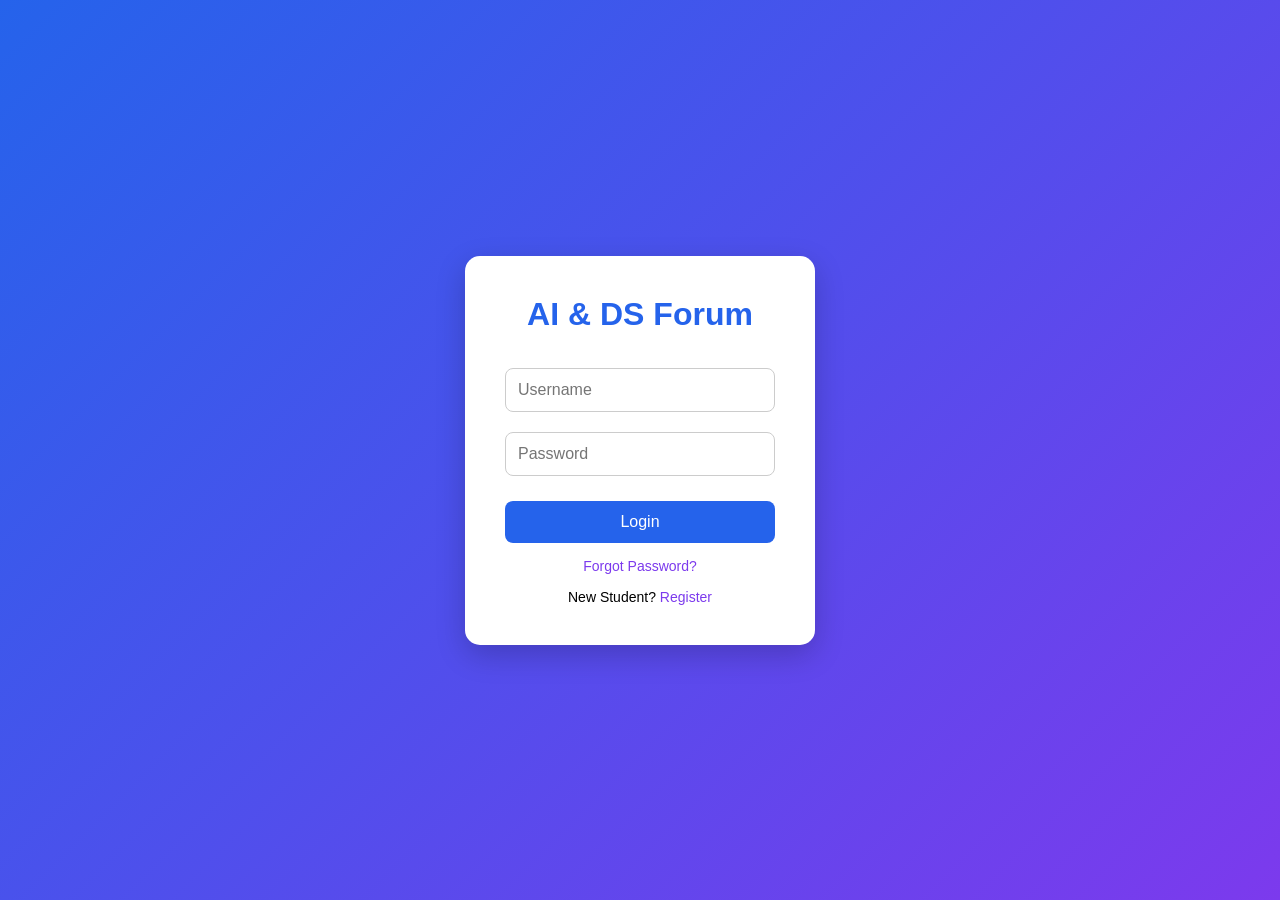
<file: login.html>
<!DOCTYPE html>
<html lang="en">
<head>
<meta charset="UTF-8">
<meta name="viewport" content="width=device-width, initial-scale=1.0">
<title>AI & DS Forum Login</title>

<style>
*{
margin:0;
padding:0;
box-sizing:border-box;
font-family:Arial,sans-serif;
}

body{
height:100vh;
display:flex;
justify-content:center;
align-items:center;
background:linear-gradient(135deg,#2563EB,#7C3AED);
}

.login-box{
width:350px;
background:white;
padding:40px;
border-radius:15px;
box-shadow:0 10px 30px rgba(0,0,0,.2);
text-align:center;
}

h1{
margin-bottom:25px;
color:#2563EB;
}

input{
width:100%;
padding:12px;
margin:10px 0;
border:1px solid #ccc;
border-radius:8px;
font-size:16px;
}

button{
width:100%;
padding:12px;
margin-top:15px;
background:#2563EB;
color:white;
border:none;
border-radius:8px;
font-size:16px;
cursor:pointer;
}

button:hover{
background:#1D4ED8;
}

p{
margin-top:15px;
font-size:14px;
}

a{
color:#7C3AED;
text-decoration:none;
}
</style>

</head>
<body>

<div class="login-box">
<h1>AI & DS Forum</h1>

<input type="text" placeholder="Username">

<input type="password" placeholder="Password">

<button onclick="login()">Login</button>

<p><a href="#">Forgot Password?</a></p>

<p>New Student? <a href="#">Register</a></p>

</div>
<script>
function login() {

    let username = document.querySelector('input[type="text"]').value;
    let password = document.querySelector('input[type="password"]').value;

    if(username === "student" && password === "12345"){
        alert("Login Successful!");
        window.location.href = "dashboard.html";
    }
    else{
        alert("Invalid Username or Password");
    }

}
</script>

</body>
</html>
</file>
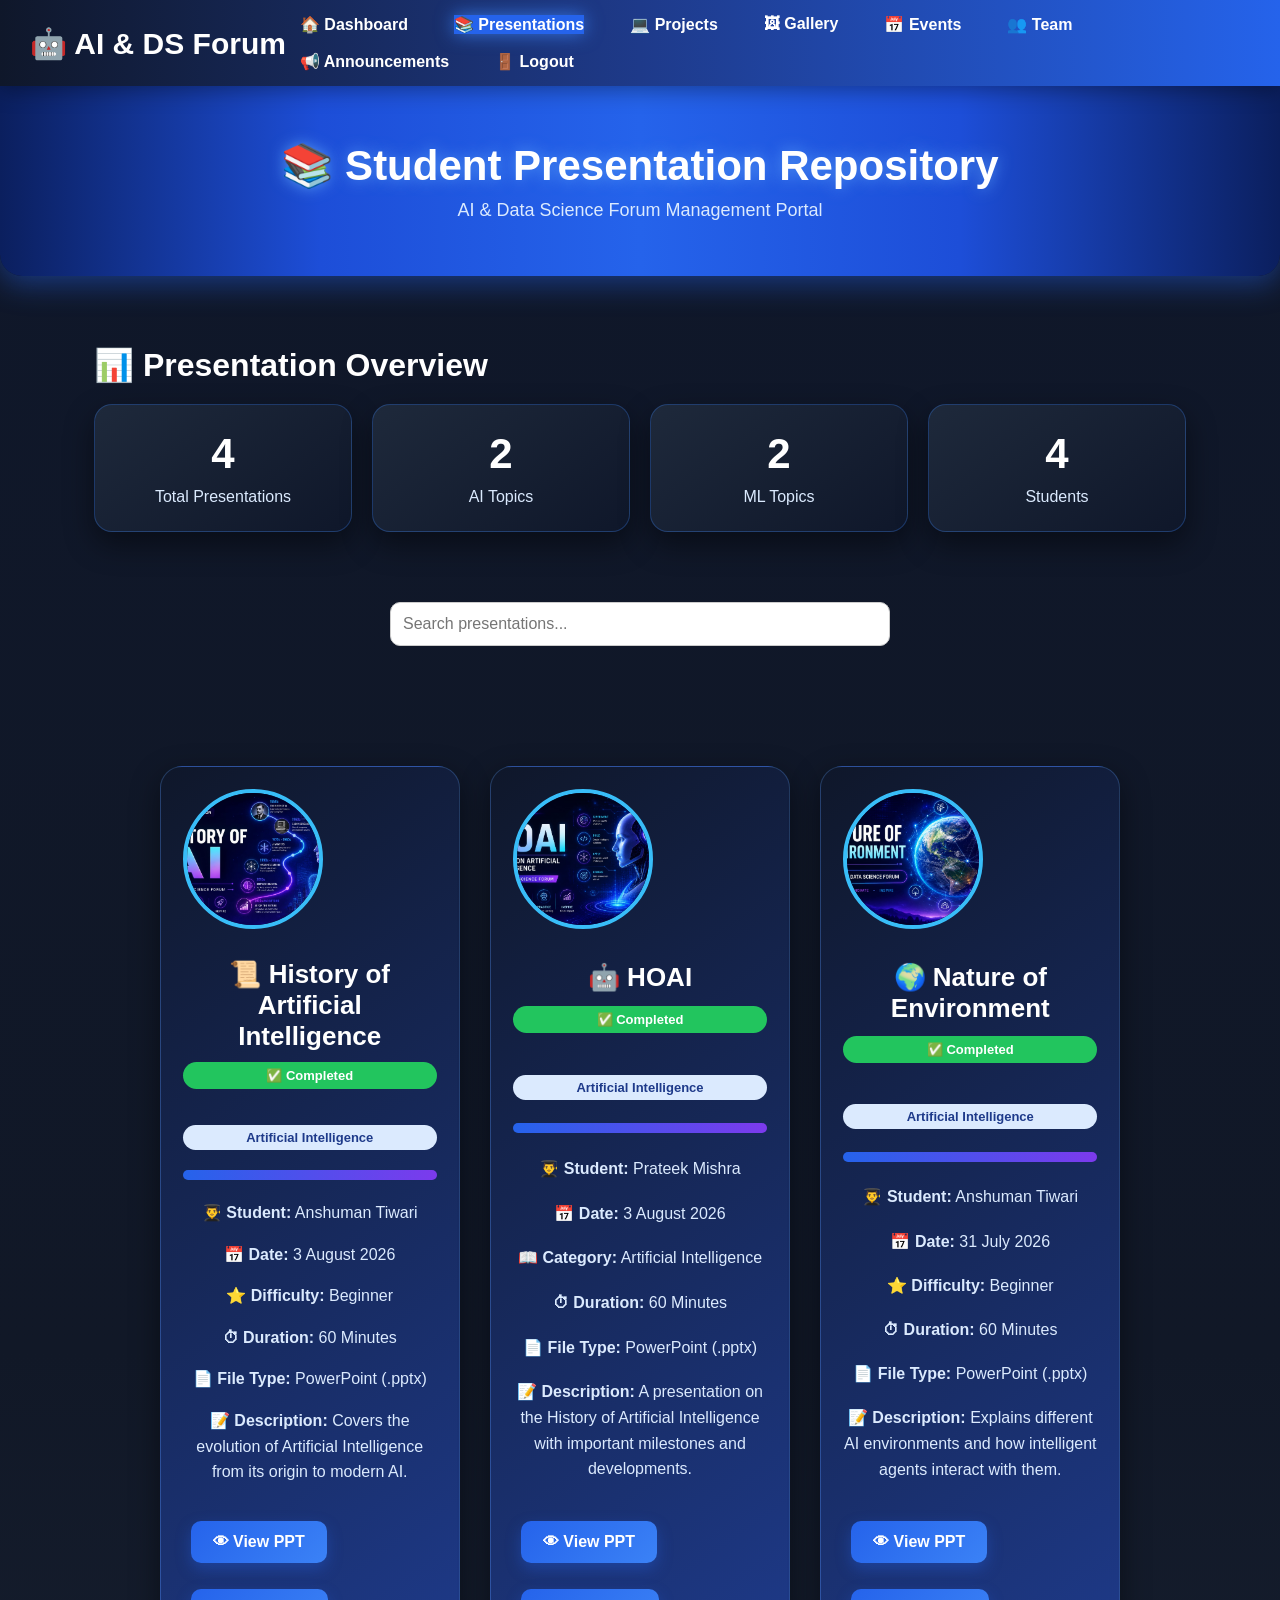
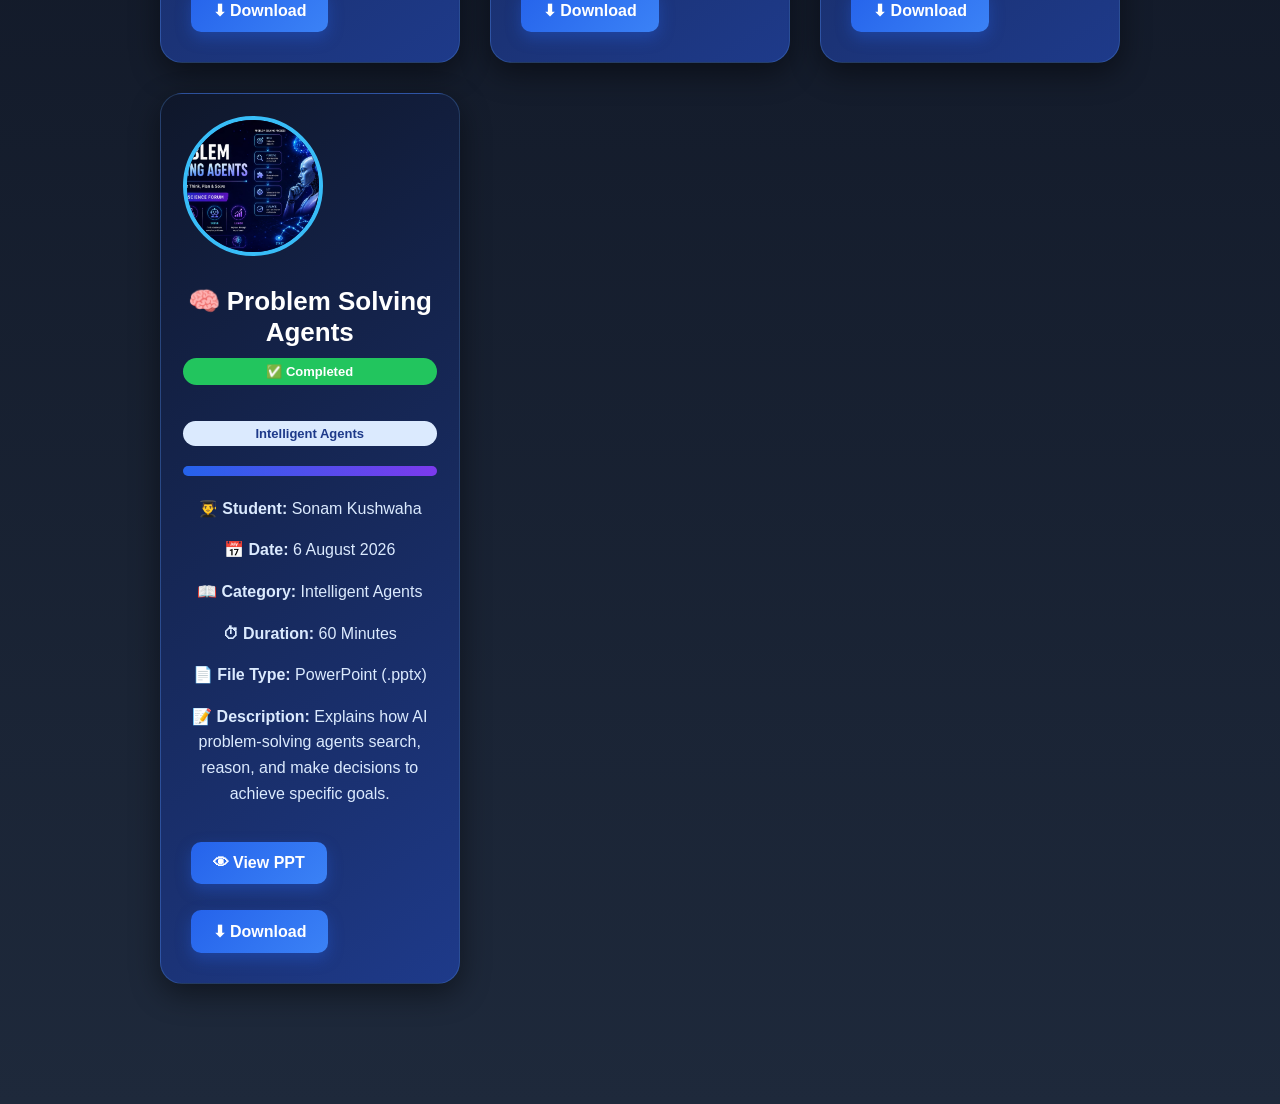
<file: presentations.html>
<!DOCTYPE html>
<html lang="en">
<head>
<link rel="stylesheet" href="css/style.css">
<meta charset="UTF-8">
<meta name="viewport" content="width=device-width, initial-scale=1.0">
<title>Presentations | AI & Data Science Forum</title>

<style>

*{
margin:0;
padding:0;
box-sizing:border-box;
font-family:Arial,sans-serif;
}

body{
    margin:0;
    font-family:'Segoe UI',sans-serif;
    background:linear-gradient(180deg,#0f172a,#111827,#1e293b);
    color:white;
}

header{
    background:linear-gradient(90deg,#0b1f5e,#1d4ed8,#2563eb,#1d4ed8,#0b1f5e);
    color:#fff;
    text-align:center;
    padding:55px 20px;
    border-bottom-left-radius:22px;
    border-bottom-right-radius:22px;
    box-shadow:0 8px 30px rgba(37,99,235,.45);
    margin-bottom:35px;
}
header h1{
    font-size:42px;
    margin:0;
    font-weight:700;
    text-shadow:0 0 15px rgba(96,165,250,.8);
}

header p{
    margin-top:10px;
    font-size:18px;
    color:#dbeafe;
}

.search{
background:#ffffff;
color:#111827;
border:none;
border-radius:12px;
padding:12px 16px;
width:90%;
max-width:500px;
display:block;
margin:25px auto;
padding:12px;
border-radius:10px;
border:1px solid #ccc;
font-size:16px;
}

.container{
    width:90%;
    max-width:1200px;
    margin:40px auto;
    padding:20px;
    background:transparent;
}

.card{
    background:linear-gradient(145deg,#0f172a,#1e3a8a);
    color:white;
    border-radius:22px;
    padding:22px;
    text-align:center;
    border:1px solid rgba(96,165,250,.25);
    box-shadow:0 10px 30px rgba(0,0,0,.45);
    transition:all .35s ease;
    overflow:hidden;
}

.card:hover{
    transform:translateY(-10px) scale(1.02);
    box-shadow:0 0 25px rgba(59,130,246,.6);
    border-color:#60a5fa;
}

.card h2{
    color:#ffffff;
    margin-top:15px;
    font-size:26px;
    font-weight:700;
}

.card p{
    color:#dbeafe;
    line-height:1.6;
}
.btn{
    display:inline-block;
    padding:12px 22px;
    margin:8px;
    border-radius:10px;
    text-decoration:none;
    font-weight:600;
    color:#fff;
    background:linear-gradient(135deg,#2563EB,#3B82F6);
    transition:all .3s ease;
    box-shadow:0 6px 15px rgba(37,99,235,.35);
}

.btn:hover{
    background:linear-gradient(135deg,#3B82F6,#60A5FA);
    transform:translateY(-3px);
    box-shadow:0 0 20px rgba(96,165,250,.7);
}
.navbar{
    display:flex;
    justify-content:space-between;
    align-items:center;
    padding:15px 30px;
    background:linear-gradient(90deg,#0f172a,#1e3a8a,#2563eb);
    box-shadow:0 4px 20px rgba(0,0,0,0.35);
    position:sticky;
    top:0;
    z-index:1000;
}

.logo{
    color: white;
    font-size: 30px;
    font-weight: 700;
    white-space: nowrap;
}

.logo:hover{
color:#93c5fd;
text-shadow:0 0 18px #60a5fa;
}
.nav-links{
display:flex;
gap:18px;
flex-wrap:wrap;
}

.nav-links a{
    color:white;
    text-decoration:none;
    margin:0 14px;
    font-weight:600;
    transition:.3s;
}

.nav-links a:hover{
    color:#7dd3fc;
    text-shadow:0 0 12px #38bdf8;
}
.nav-links a.active{
background:#2563eb;
color:white;
box-shadow:0 0 18px rgba(59,130,246,.8);
}
/* Presentation Overview */
.overview{
    width:90%;
    max-width:1200px;
    margin:40px auto;
}

.overview h2{
    color:#ffffff;
    margin-bottom:20px;
    font-size:32px;
}

.overview-grid{
    display:grid;
    grid-template-columns:repeat(auto-fit,minmax(220px,1fr));
    gap:20px;
}

.overview-card{
    background: linear-gradient(145deg,#1e293b,#0f172a);
    color:white;
    padding:25px;
    border-radius:18px;
    text-align:center;
    border:1px solid rgba(59,130,246,.3);
    box-shadow:0 12px 30px rgba(0,0,0,.45);
    transition:all .35s ease;
}

.overview-card:hover{
    transform:translateY(-8px) scale(1.03);
    box-shadow:0 0 25px rgba(59,130,246,.8);
    border-color:#3b82f6;
}

.overview-card h3{
    font-size:42px;
    margin:0;
    color:#fff;
}

.overview-card p{
    margin-top:10px;
    color:#dbeafe;
    font-size:16px;
}
</style>

</head>

<body>
<nav class="navbar">

<div class="logo">🤖 AI & DS Forum</div>

<div class="nav-links">
<a href="dashboard.html">🏠 Dashboard</a>
<a href="presentations.html" class="active">📚 Presentations</a>
<a href="projects.html">💻 Projects</a>
<a href="gallery.html">🖼 Gallery</a>
<a href="events.html">📅 Events</a>
<a href="team.html">👥 Team</a>
<a href="announcements.html">📢 Announcements</a>
<a href="login.html">🚪 Logout</a>
</div>

</nav>

<header>
<h1>📚 Student Presentation Repository</h1>

<p>
AI & Data Science Forum Management Portal
</p>
</header>
<section class="overview">

<h2>📊 Presentation Overview</h2>

<div class="overview-grid">

<div class="overview-card">

<h3>4</h3>

<p>Total Presentations</p>

</div>

<div class="overview-card">

<h3>2</h3>

<p>AI Topics</p>

</div>

<div class="overview-card">

<h3>2</h3>

<p>ML Topics</p>

</div>

<div class="overview-card">

<h3>4</h3>

<p>Students</p>

</div>

</div>

</section>
<input class="search" type="text" placeholder="Search presentations...">

<div class="container">

<div class="container">

<div class="card">
<img src="assets/images/history-ai-thumbnail.jpeg" class="ppt-image" alt="History of AI">
<h2>📜 History of Artificial Intelligence</h2>

<span class="status completed">✅ Completed</span>

<br>

<span class="badge">Artificial Intelligence</span>

<div class="progress">
<div class="progress-bar"></div>
</div>

<p><strong>👨‍🎓 Student:</strong> Anshuman Tiwari</p>

<p><strong>📅 Date:</strong> 3 August 2026</p>

<p><strong>⭐ Difficulty:</strong> Beginner</p>

<p><strong>⏱ Duration:</strong> 60 Minutes</p>

<p><strong>📄 File Type:</strong> PowerPoint (.pptx)</p>

<p><strong>📝 Description:</strong> Covers the evolution of Artificial Intelligence from its origin to modern AI.</p>

<div class="button-group">

<a href="presentations/History of AI by Anshuman.pptx" target="_blank" class="btn">👁 View PPT</a>

<a href="presentations/History of AI by Anshuman.pptx" download class="btn">⬇ Download</a>

</div>

</div>



<div class="card">
<img src="assets/images/hoai-thumbnail.png" class="ppt-image" alt="HOAI">
<h2>🤖 HOAI</h2>

<span class="status completed">✅ Completed</span>

<br>

<span class="badge">Artificial Intelligence</span>

<div class="progress">
<div class="progress-bar"></div>
</div>

<p><strong>👨‍🎓 Student:</strong> Prateek Mishra</p>

<p><strong>📅 Date:</strong> 3 August 2026</p>

<p><strong>📖 Category:</strong> Artificial Intelligence</p>

<p><strong>⏱ Duration:</strong> 60 Minutes</p>

<p><strong>📄 File Type:</strong> PowerPoint (.pptx)</p>

<p><strong>📝 Description:</strong> A presentation on the History of Artificial Intelligence with important milestones and developments.</p>

<div class="button-group">

<a href="presentations/HOAI by Prateek.pptx" target="_blank" class="btn">👁 View PPT</a>

<a href="presentations/HOAI by Prateek.pptx" download class="btn">⬇ Download</a>

</div>
</div>

<div class="card">
<img src="assets/images/nature-environment-thumbnail.png" class="ppt-image" alt="Nature of Environment">
<h2>🌍 Nature of Environment</h2>

<span class="status completed">✅ Completed</span>

<br>

<span class="badge">Artificial Intelligence</span>

<div class="progress">
<div class="progress-bar"></div>
</div>

<p><strong>👨‍🎓 Student:</strong> Anshuman Tiwari</p>

<p><strong>📅 Date:</strong> 31 July 2026</p>

<p><strong>⭐ Difficulty:</strong> Beginner</p>

<p><strong>⏱ Duration:</strong> 60 Minutes</p>

<p><strong>📄 File Type:</strong> PowerPoint (.pptx)</p>

<p><strong>📝 Description:</strong> Explains different AI environments and how intelligent agents interact with them.</p>

<div class="button-group">

<a href="presentations/Nature of Environment by Anshuman.pptx" target="_blank" class="btn">👁 View PPT</a>

<a href="presentations/Nature of Environment by Anshuman.pptx" download class="btn">⬇ Download</a>

</div>
</div>



<div class="card">
<img src="assets/images/problem-solving-agents-thumbnail.jpeg" class="ppt-image" alt="Problem Solving Agents">
<h2>🧠 Problem Solving Agents</h2>

<span class="status completed">✅ Completed</span>

<br>

<span class="badge">Intelligent Agents</span>

<div class="progress">
<div class="progress-bar"></div>
</div>

<p><strong>👨‍🎓 Student:</strong> Sonam Kushwaha</p>

<p><strong>📅 Date:</strong> 6 August 2026</p>

<p><strong>📖 Category:</strong> Intelligent Agents</p>

<p><strong>⏱ Duration:</strong> 60 Minutes</p>

<p><strong>📄 File Type:</strong> PowerPoint (.pptx)</p>

<p><strong>📝 Description:</strong> Explains how AI problem-solving agents search, reason, and make decisions to achieve specific goals.</p>

<div class="button-group">

<a href="presentations/Problem Solving Agents by Sonam Kushwaha.pptx" target="_blank" class="btn">👁 View PPT</a>

<a href="presentations/Problem Solving Agents by Sonam Kushwaha.pptx" download class="btn">⬇ Download</a>

</div>

</div>

</div>

</body>
</html>
</file>
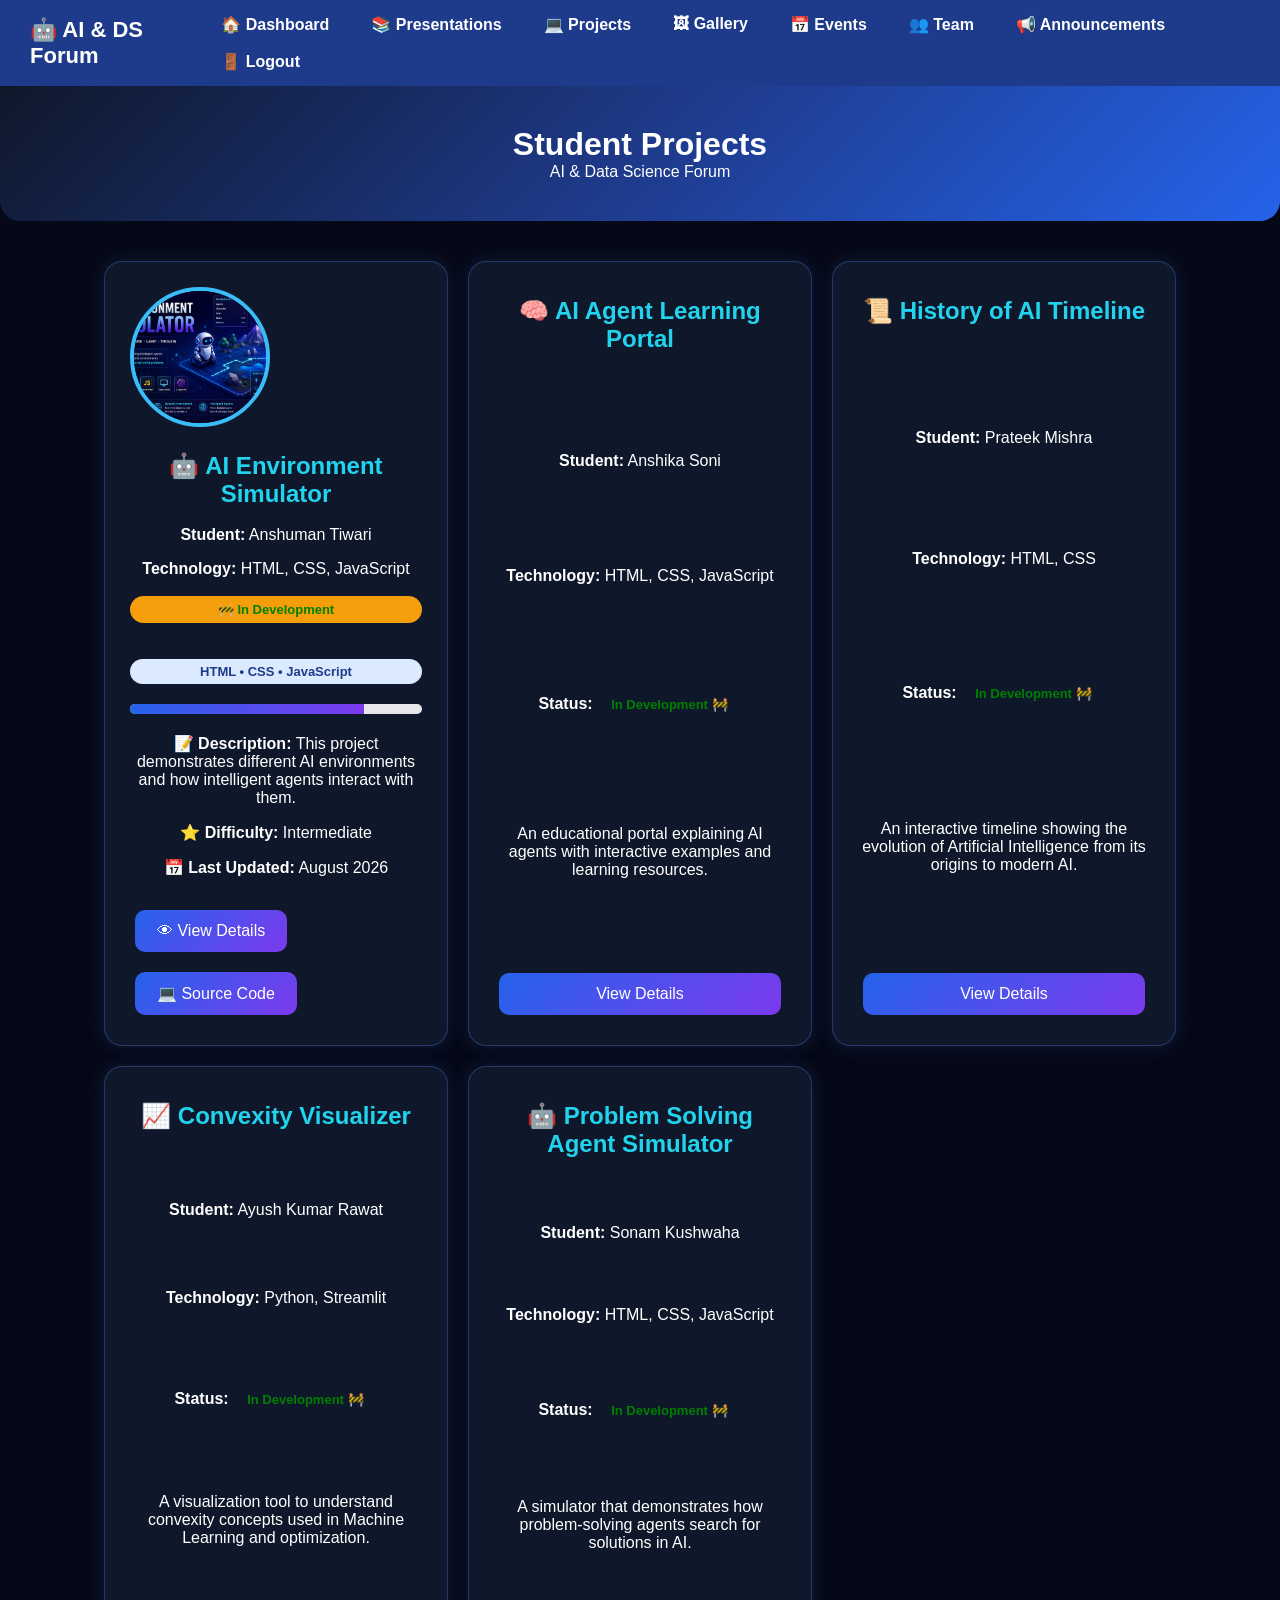
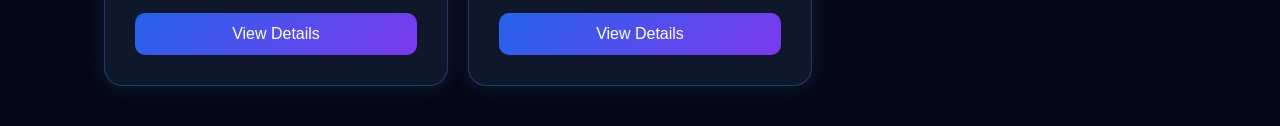
<file: projects.html>
<!DOCTYPE html>
<html lang="en">
<head>
<link rel="stylesheet" href="css/style.css">
<meta charset="UTF-8">
<meta name="viewport" content="width=device-width, initial-scale=1.0">
<title>AI Projects | AI & Data Science Forum</title>

<style>

*{
margin:0;
padding:0;
box-sizing:border-box;
font-family:Arial,sans-serif;
}

body{
background:#050816;
color:white;
}

header{
    background:linear-gradient(135deg,#0F172A,#1E3A8A,#2563EB);
    color:white;
    padding:40px;
    text-align:center;
    border-radius:0 0 20px 20px;
}

.back{
padding:20px;
}

.btn{
    display:inline-block;
    padding:12px 22px;
    background:linear-gradient(135deg,#2563EB,#7C3AED);
    color:white;
    text-decoration:none;
    border-radius:10px;
    margin:5px;
    transition:0.3s;
}

.btn:hover{
    transform:scale(1.05);
    background:linear-gradient(135deg,#06B6D4,#2563EB);
}

.container{
width:90%;
margin:auto;
display:grid;
grid-template-columns:repeat(auto-fit,minmax(300px,1fr));
gap:20px;
padding-bottom:40px;
}

.card{
    background:#0F172A;
    color:white;
    padding:25px;
    border-radius:18px;
    border:1px solid rgba(79,140,255,0.3);
    box-shadow:0 0 20px rgba(79,140,255,0.15);
    transition:0.3s;
}

.card:hover{
    transform:translateY(-10px);
    box-shadow:0 0 30px rgba(34,211,238,0.4);
}

.card h2{
color:#22D3EE;
margin-bottom:10px;
}

.status{
color:green;
font-weight:bold;
}
.navbar{
display:flex;
justify-content:space-between;
align-items:center;
background:#1E3A8A;
padding:15px 30px;
}

.logo{
color:white;
font-size:22px;
font-weight:bold;
}

.nav-links{
display:flex;
gap:18px;
flex-wrap:wrap;
}

.nav-links a{
color:white;
text-decoration:none;
font-weight:bold;
transition:.3s;
}

.nav-links a:hover{
color:#FFD700;
}

</style>

</head>

<body>
    <nav class="navbar">

<div class="logo">🤖 AI & DS Forum</div>

<div class="nav-links">
<a href="dashboard.html">🏠 Dashboard</a>
<a href="presentations.html">📚 Presentations</a>
<a href="projects.html">💻 Projects</a>
<a href="gallery.html">🖼 Gallery</a>
<a href="events.html">📅 Events</a>
<a href="team.html">👥 Team</a>
<a href="announcements.html">📢 Announcements</a>
<a href="login.html">🚪 Logout</a>
</div>

</nav>

<header>
<h1>Student Projects</h1>
<p>AI & Data Science Forum</p>
</header>

<div class="container">
    <div class="card">
        <img src="assets/images/ai-environment-project.png" class="ppt-image" alt="AI Environment Simulator">
<h2>🤖 AI Environment Simulator</h2>

<p><b>Student:</b> Anshuman Tiwari</p>

<p><b>Technology:</b> HTML, CSS, JavaScript</p>
<span class="status ongoing">🚧 In Development</span>

<br>

<span class="badge">HTML • CSS • JavaScript</span>

<div class="progress">
    <div class="progress-bar" style="width:80%;"></div>
</div>

<p><b>📝 Description:</b> This project demonstrates different AI environments and how intelligent agents interact with them.</p>

<p><b>⭐ Difficulty:</b> Intermediate</p>

<p><b>📅 Last Updated:</b> August 2026</p>

<div class="button-group">

<a href="#" class="btn">👁 View Details</a>

<a href="#" class="btn">💻 Source Code</a>

</div>
</div>

<div class="card">
<h2>🧠 AI Agent Learning Portal</h2>

<p><b>Student:</b> Anshika Soni</p>

<p><b>Technology:</b> HTML, CSS, JavaScript</p>

<p><b>Status:</b> <span class="status">In Development 🚧</span></p>

<p>An educational portal explaining AI agents with interactive examples and learning resources.</p>

<a href="#" class="btn">View Details</a>
</div>

<div class="card">
<h2>📜 History of AI Timeline</h2>

<p><b>Student:</b> Prateek Mishra</p>

<p><b>Technology:</b> HTML, CSS</p>

<p><b>Status:</b> <span class="status">In Development 🚧</span></p>

<p>An interactive timeline showing the evolution of Artificial Intelligence from its origins to modern AI.</p>

<a href="#" class="btn">View Details</a>
</div>

<div class="card">
<h2>📈 Convexity Visualizer</h2>

<p><b>Student:</b> Ayush Kumar Rawat</p>

<p><b>Technology:</b> Python, Streamlit</p>

<p><b>Status:</b> <span class="status">In Development 🚧</span></p>

<p>A visualization tool to understand convexity concepts used in Machine Learning and optimization.</p>

<a href="#" class="btn">View Details</a>
</div>

<div class="card">
<h2>🤖 Problem Solving Agent Simulator</h2>

<p><b>Student:</b> Sonam Kushwaha</p>

<p><b>Technology:</b> HTML, CSS, JavaScript</p>

<p><b>Status:</b> <span class="status">In Development 🚧</span></p>

<p>A simulator that demonstrates how problem-solving agents search for solutions in AI.</p>

<a href="#" class="btn">View Details</a>
</div>
</div>
</body>
</html>
</file>
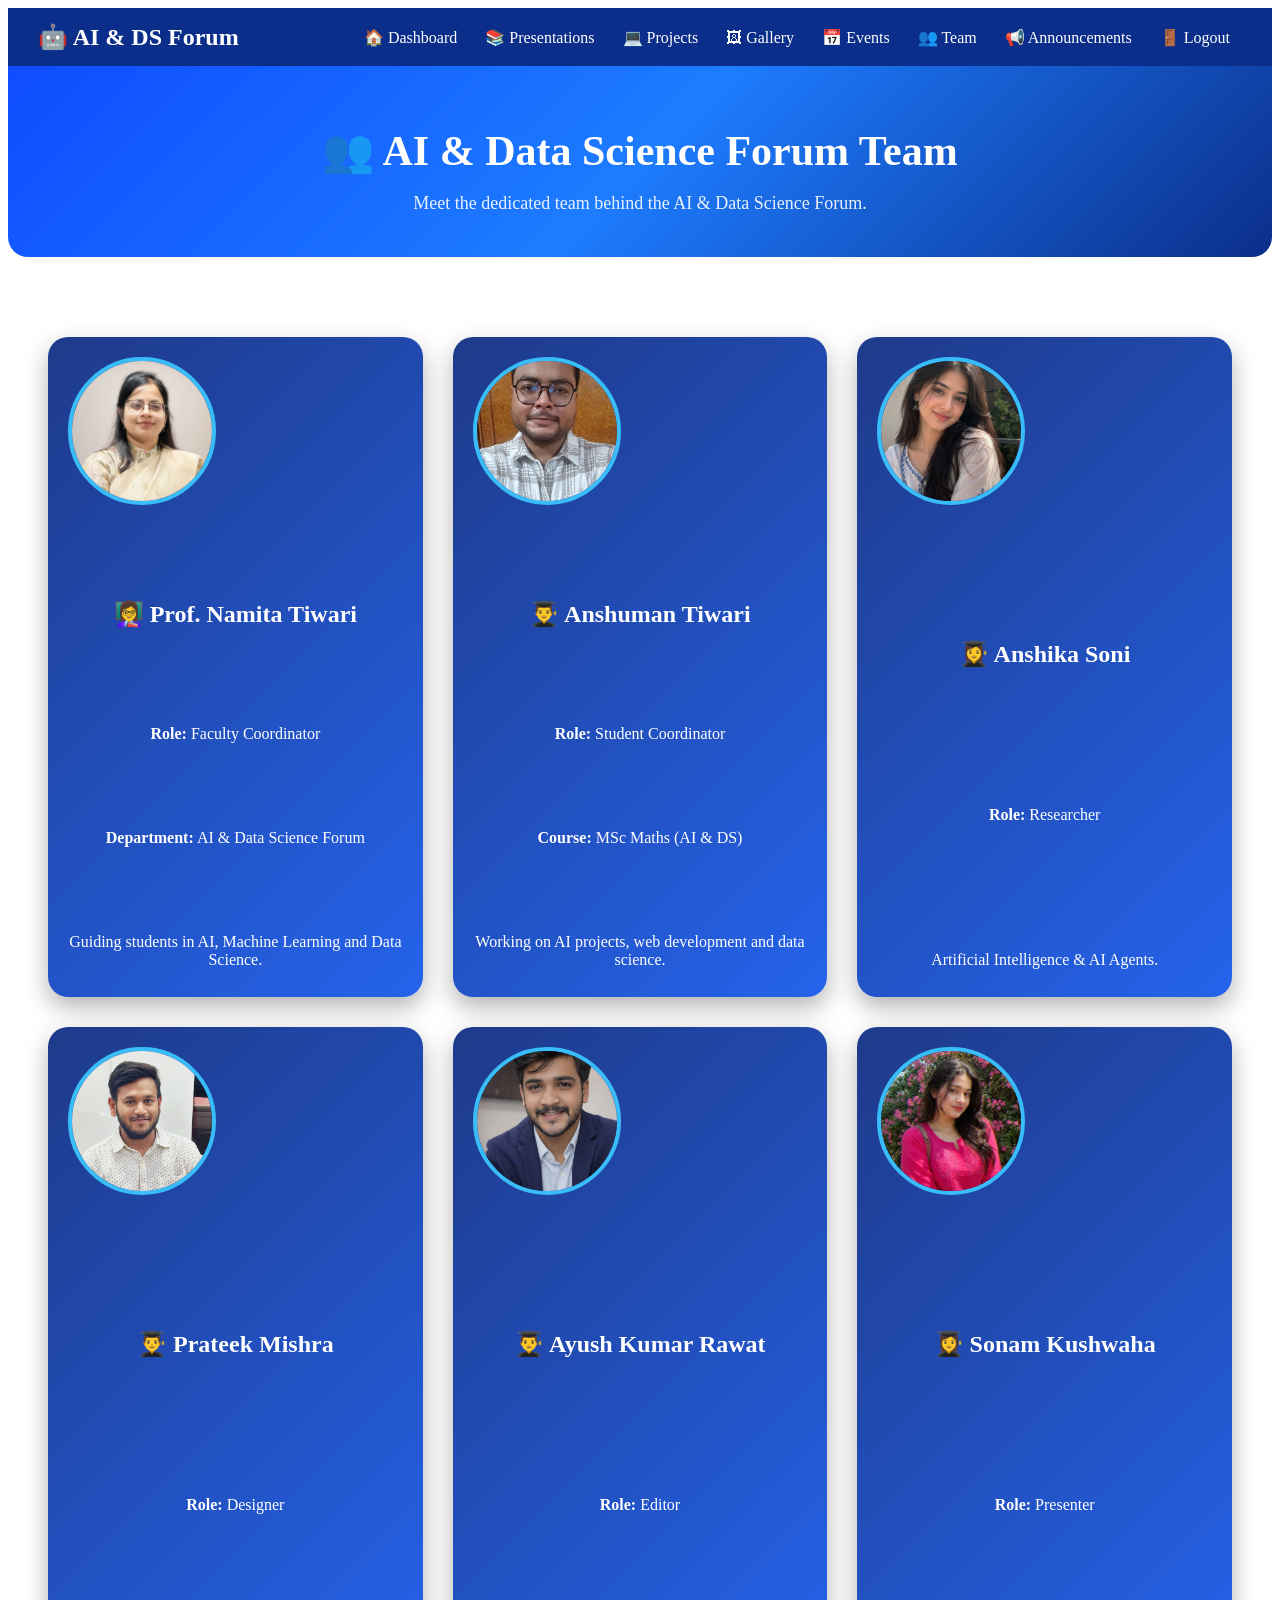
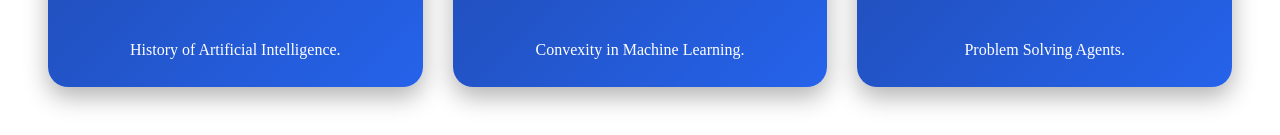
<file: team.html>
<!DOCTYPE html>
<html lang="en">
<head>
    <meta charset="UTF-8">
    <meta name="viewport" content="width=device-width, initial-scale=1.0">
    <title>Team | AI & Data Science Forum</title>
    <link rel="stylesheet" href="css/style.css">
</head>
<body>

<!-- Navbar (Copy from your Dashboard or Events page) -->
<nav class="navbar">

<div class="logo">🤖 AI & DS Forum</div>

<div class="nav-links">
<a href="dashboard.html">🏠 Dashboard</a>
<a href="presentations.html" class="active">📚 Presentations</a>
<a href="projects.html">💻 Projects</a>
<a href="gallery.html">🖼 Gallery</a>
<a href="events.html">📅 Events</a>
<a href="team.html">👥 Team</a>
<a href="announcements.html">📢 Announcements</a>
<a href="login.html">🚪 Logout</a>
</div>

</nav>
<section class="hero">
    <div class="hero-content">
    <h1>👥 AI & Data Science Forum Team</h1>
    <p>Meet the dedicated team behind the AI & Data Science Forum.</p>
    </div>
</section>

<div class="container">

<div class="card">
    <img src="assets/images/professor.jpg" alt="Professor">
    <h2>👩‍🏫 Prof. Namita Tiwari</h2>
    <p><b>Role:</b> Faculty Coordinator</p>
    <p><b>Department:</b> AI & Data Science Forum</p>
    <p>Guiding students in AI, Machine Learning and Data Science.</p>
</div>

<div class="card">
    <img src="assets/images/anshuman.jpeg" alt="Student">
    <h2>👨‍🎓 Anshuman Tiwari</h2>
    <p><b>Role:</b> Student Coordinator</p>
    <p><b>Course:</b> MSc Maths (AI & DS)</p>
    <p>Working on AI projects, web development and data science.</p>
</div>

<div class="card">
    <img src="assets/images/anshika.jpeg" alt="Student">
    <h2>👩‍🎓 Anshika Soni</h2>
    <p><b>Role:</b> Researcher</p>
    <p>Artificial Intelligence & AI Agents.</p>
</div>

<div class="card">
    <img src="assets/images/prateek.jpeg" alt="Student">
    <h2>👨‍🎓 Prateek Mishra</h2>
    <p><b>Role:</b> Designer</p>
    <p>History of Artificial Intelligence.</p>
</div>

<div class="card">
    <img src="assets/images/ayush.jpeg" alt="Student">
    <h2>👨‍🎓 Ayush Kumar Rawat</h2>
    <p><b>Role:</b> Editor</p>
    <p>Convexity in Machine Learning.</p>
</div>

<div class="card">
    <img src="assets/images/sonam.jpeg" alt="Student">
    <h2>👩‍🎓 Sonam Kushwaha</h2>
    <p><b>Role:</b> Presenter</p>
    <p>Problem Solving Agents.</p>
</div

</div>

</body>
</html>
</file>
<file: css/style.css>
.navbar{
    background:#0b2e8a;
    display:flex;
    justify-content:space-between;
    align-items:center;
    padding:15px 30px;
}

.logo{
    color:white;
    font-size:24px;
    font-weight:bold;
}

.nav-links a{
    color:white;
    text-decoration:none;
    margin:0 12px;
    font-weight:500;
}

.nav-links a:hover{
    color:#8fd3ff;
}
.overview{
padding:30px;
}

.overview h2{
margin-bottom:20px;
color:#1E3A8A;
}

.overview-grid{
display:grid;
grid-template-columns:repeat(auto-fit,minmax(200px,1fr));
gap:20px;
}

.overview-card{
background:white;
padding:25px;
border-radius:15px;
text-align:center;
box-shadow:0 8px 20px rgba(0,0,0,.1);
transition:.3s;
}

.overview-card:hover{
transform:translateY(-8px);
}

.overview-card h3{
font-size:40px;
}

.overview-card h2{
color:#2563EB;
margin:10px 0;
}

.activity{
padding:30px;
}

.activity-box{
background:white;
padding:25px;
border-radius:15px;
box-shadow:0 8px 20px rgba(0,0,0,.1);
line-height:2;
}
.schedule{
padding:30px;
}
.quick-actions{
padding:30px;
}
.overview{
padding:30px;
}

.overview-grid{
display:grid;
grid-template-columns:repeat(auto-fit,minmax(200px,1fr));
gap:20px;
margin-top:20px;
}

.overview-card{
background:white;
padding:25px;
border-radius:15px;
text-align:center;
box-shadow:0 8px 20px rgba(0,0,0,.08);
transition:.3s;
}

.overview-card:hover{
transform:translateY(-8px);
}
.status{
display:inline-block;
padding:6px 14px;
border-radius:20px;
font-size:13px;
font-weight:bold;
margin:10px 0;
}

.completed{
background:#22C55E;
color:white;
}

.ongoing{
background:#F59E0B;
color:white;
}
.progress{
background:#E5E7EB;
height:10px;
border-radius:20px;
margin:12px 0;
overflow:hidden;
}

.progress-bar{
height:100%;
width:100%;
background:linear-gradient(90deg,#2563EB,#7C3AED);
}
.badge{
display:inline-block;
background:#DBEAFE;
color:#1E3A8A;
padding:5px 12px;
border-radius:20px;
font-size:13px;
font-weight:bold;
margin:8px 0;
}
.ppt-image{
width:100%;
height:180px;
object-fit:cover;
border-radius:12px;
margin-bottom:15px;
}
.card{
    background: linear-gradient(135deg,#1e3a8a,#2563eb);
    color: white;
    border-radius: 20px;
    padding: 20px;
    text-align: center;
    box-shadow: 0 10px 25px rgba(0,0,0,0.3);
    transition: 0.3s;

    display: flex;
    flex-direction: column;
    justify-content: space-between;
    min-height: 620px;
}

.card:hover{
    transform: translateY(-10px);
}

.card h2{
    color:white;
    margin-top:10px;
}

.card p{
    margin:8px 0;
    color:white;
}

.card b{
    color:white;
}
.button-group{
    margin-top:20px;
    display:flex;
    gap:10px;
    flex-wrap:wrap;
}
/* ===== Statistics Section ===== */

.stats{
    display:flex;
    justify-content:center;
    gap:25px;
    flex-wrap:wrap;
    padding:60px 20px;
    background:#f5f8ff;
}

.stat-card{
    background:#ffffff;
    width:220px;
    padding:30px;
    text-align:center;
    border-radius:15px;
    box-shadow:0 10px 25px rgba(0,0,0,0.1);
    transition:0.3s;
}
.stat-card:hover{
    transform:translateY(-10px);
}

.stat-card h2{
    color:#2563eb;
    font-size:40px;
    margin-bottom:10px;
}

.stat-card p{
    color:#555;
    font-size:18px;
    font-weight:600;
}
/* ===== Featured Presentations ===== */

.featured{
    padding:70px 20px;
    background:#ffffff;
}

.featured h2{
    text-align:center;
    font-size:36px;
    color:#2563eb;
    margin-bottom:40px;
}

.feature-grid{
    display:flex;
    justify-content:center;
    gap:30px;
    flex-wrap:wrap;
}

.feature-card{
    width:300px;
    background:#fff;
    border-radius:15px;
    overflow:hidden;
    box-shadow:0 10px 25px rgba(0,0,0,0.1);
    transition:0.3s;
}

.feature-card:hover{
    transform:translateY(-10px);
}

.feature-card img{
    width:100%;
    height:180px;
    object-fit:cover;
}

.feature-card h3{
    text-align:center;
    padding:20px;
    color:#1e3a8a;
}

.card img{
    width:140px;
    height:140px;
    border-radius:50%;
    object-fit:cover;
    border:4px solid #38bdf8;
    margin-bottom:15px;
}

.card{
    background:linear-gradient(135deg,#1e3a8a,#2563eb);
    color:white;
    border-radius:20px;
    padding:20px;
    text-align:center;
    box-shadow:0 10px 25px rgba(0,0,0,.3);
    transition:.3s;
}

.card:hover{
    transform:translateY(-10px);
}

.back-btn{
    display:inline-block;
    margin:20px;
    padding:10px 20px;
    background:#2563eb;
    color:white;
    text-decoration:none;
    border-radius:8px;
    font-weight:bold;
}

.back-btn:hover{
    background:#1e40af;
}
.hero{
    background: linear-gradient(135deg,#0f4cff,#1d7cff,#0b2e8a);
    color: white;
    text-align: center;
    padding: 25px 20px;
    margin-bottom: 0;
    border-radius: 0 0 20px 20px;
}

.hero h1{
    font-size:42px;
    margin-bottom:10px;
}

.hero p{
    font-size:18px;
    opacity:.9;
}
.container{
    margin-top:40px;
    display: grid;
    grid-template-columns: repeat(auto-fit, minmax(280px, 1fr));
    gap: 30px;
    padding: 40px;
}
</file>
